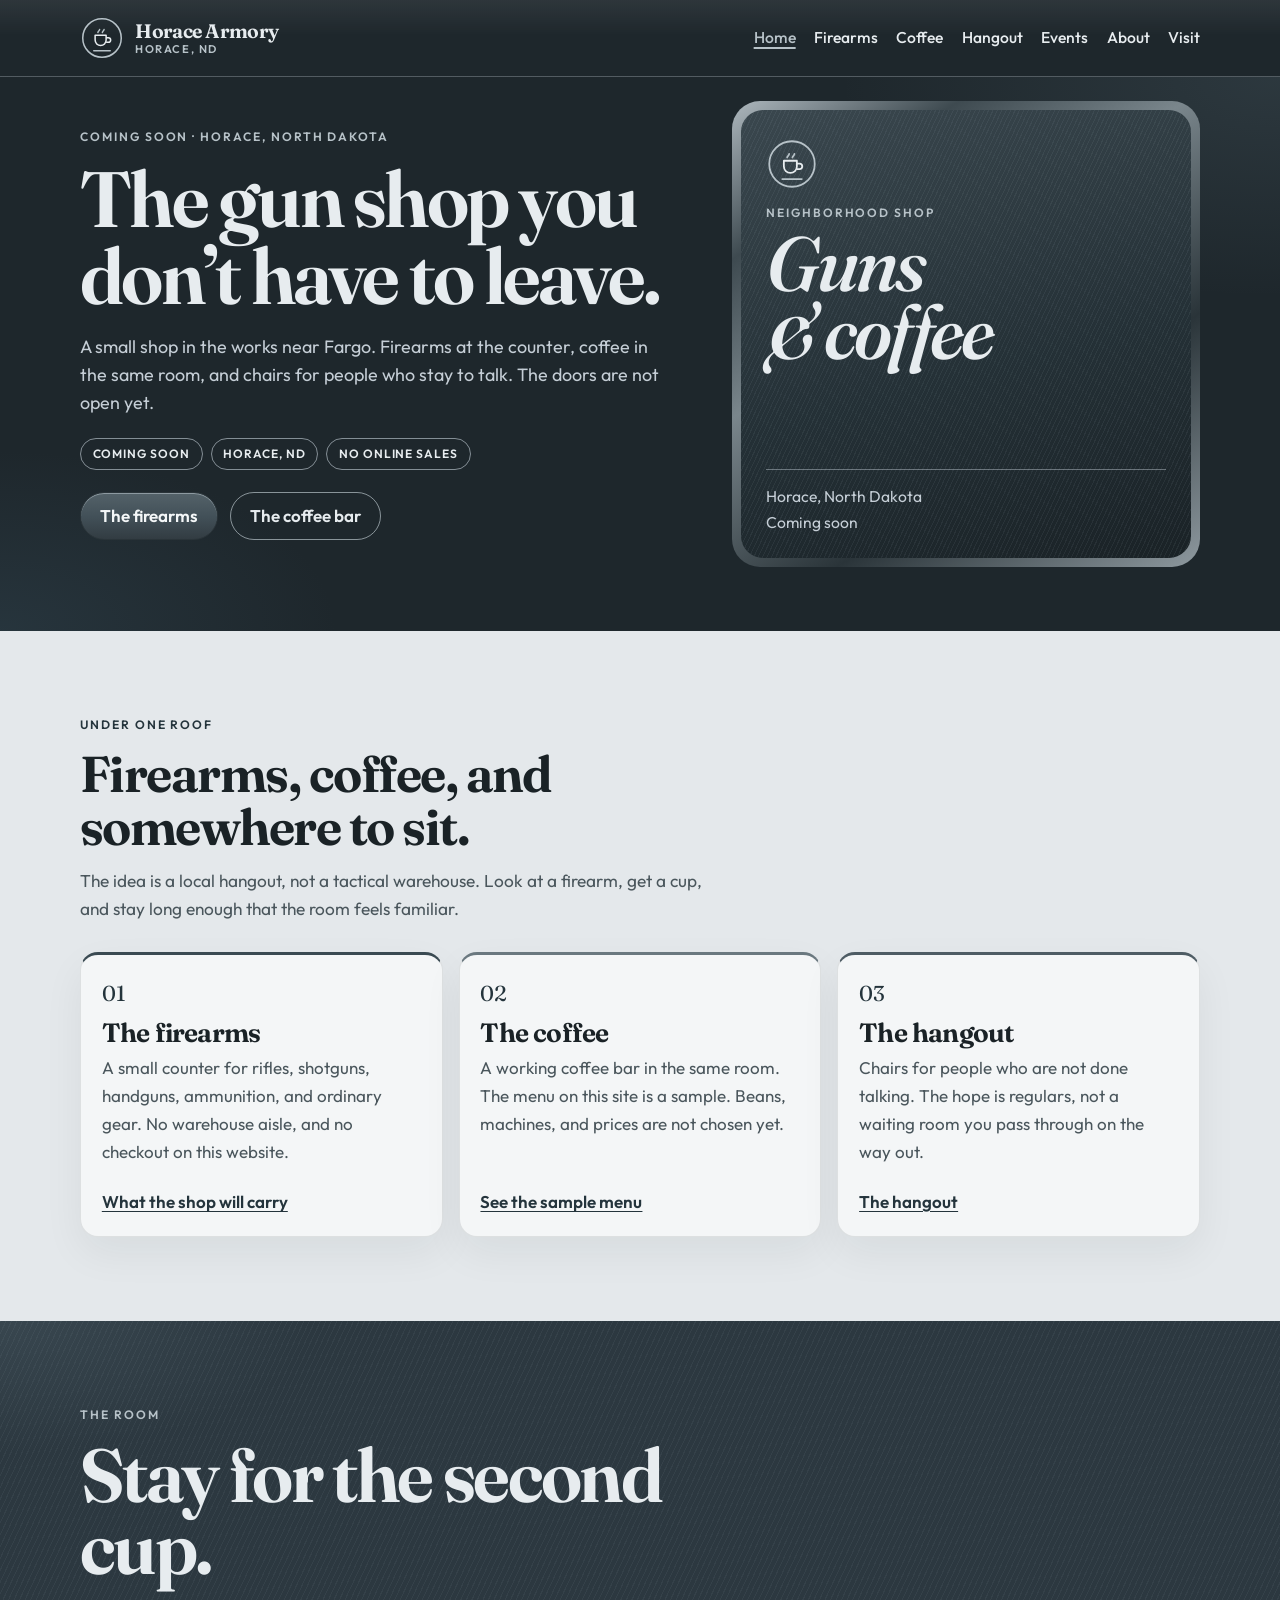
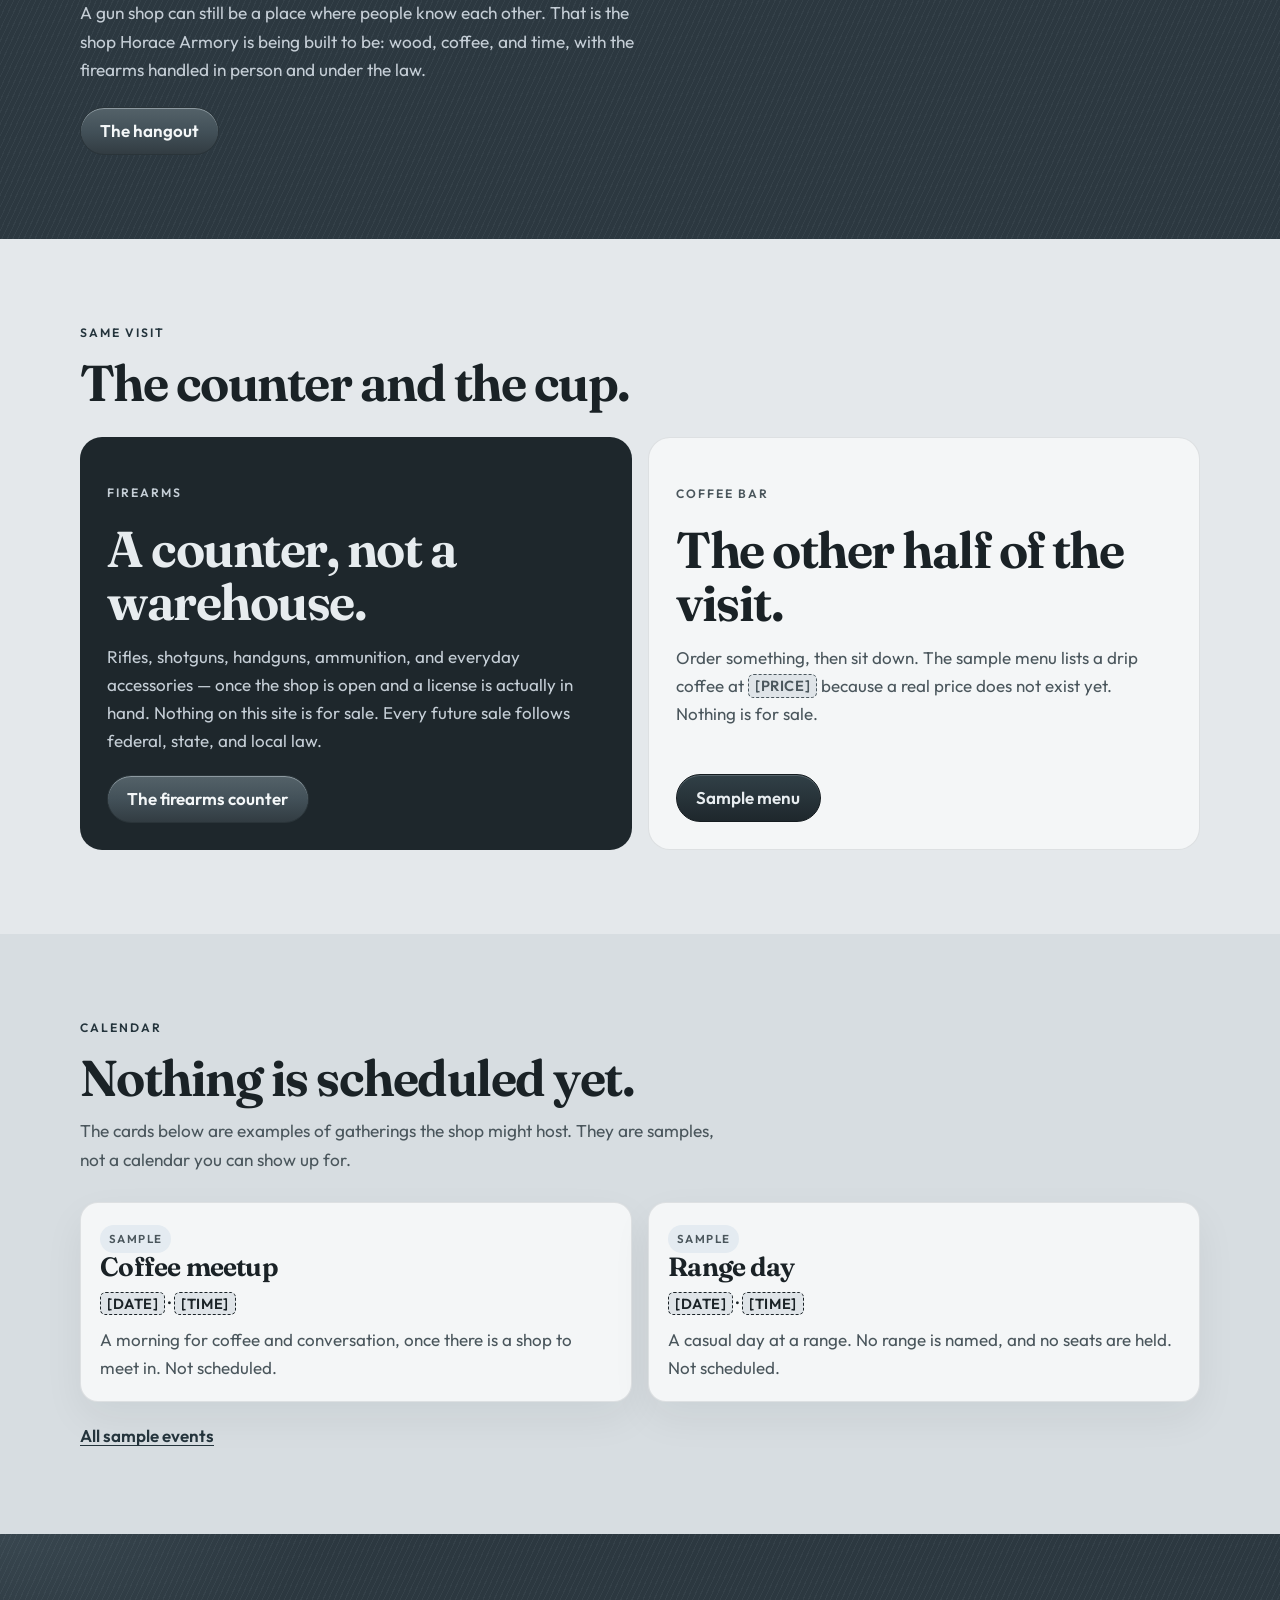
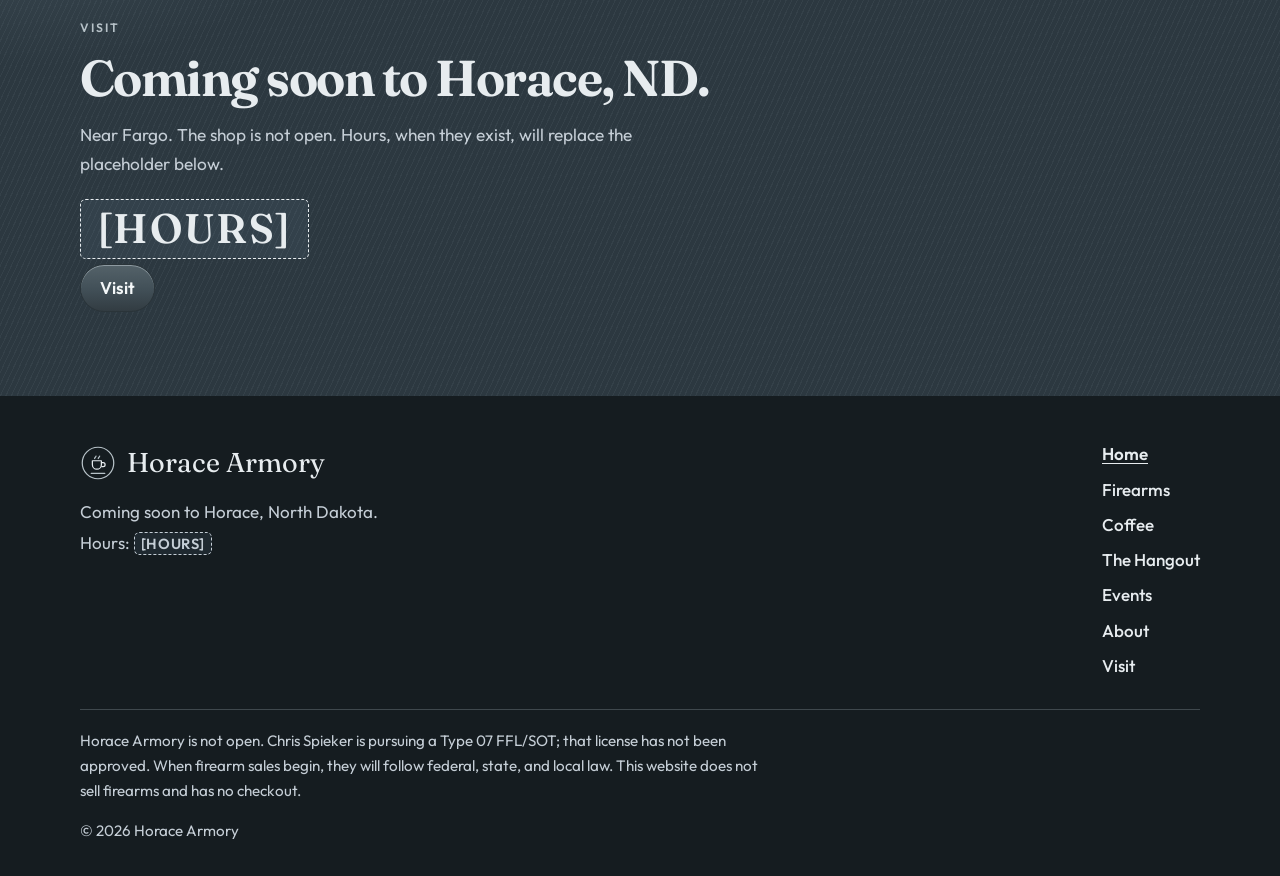
<file: index.html>
<!DOCTYPE html>
<html lang="en">
<head>
  <meta charset="utf-8">
  <meta name="viewport" content="width=device-width, initial-scale=1">
  <title>Horace Armory — Guns, coffee, and a hangout in Horace, ND</title>
  <meta name="description" content="Forthcoming gun shop and coffee bar in Horace, North Dakota. Firearms, a cup of coffee, and a place to stay and talk. Not open yet. No online sales.">
  <meta name="theme-color" content="#1E272C">
  <meta name="robots" content="index, follow">
  <meta name="format-detection" content="telephone=no">
  <meta name="geo.region" content="US-ND">
  <meta name="geo.placename" content="Horace">
  <link rel="canonical" href="https://horacearmory.com/">
  <meta property="og:site_name" content="Horace Armory">
  <meta property="og:title" content="Horace Armory — Guns, coffee, and a hangout in Horace, ND">
  <meta property="og:description" content="Forthcoming gun shop and coffee bar in Horace, North Dakota. Firearms, a cup of coffee, and a place to stay and talk. Not open yet. No online sales.">
  <meta property="og:type" content="website">
  <meta property="og:url" content="https://horacearmory.com/">
  <meta property="og:locale" content="en_US">
  <meta name="twitter:card" content="summary">
  <meta name="twitter:title" content="Horace Armory — Guns, coffee, and a hangout in Horace, ND">
  <meta name="twitter:description" content="Forthcoming gun shop and coffee bar in Horace, North Dakota. Firearms, a cup of coffee, and a place to stay and talk. Not open yet. No online sales.">
  <link rel="icon" href="favicon.svg" type="image/svg+xml">
  <link rel="manifest" href="site.webmanifest">
  <link rel="preconnect" href="https://fonts.googleapis.com">
  <link rel="preconnect" href="https://fonts.gstatic.com" crossorigin>
  <link href="https://fonts.googleapis.com/css2?family=Fraunces:ital,opsz,wght@0,9..144,500;0,9..144,650;1,9..144,560&amp;family=Outfit:wght@400;500;600&amp;display=swap" rel="stylesheet">
  <link rel="stylesheet" href="css/styles.css">
  <noscript>
    <style>
      @media (max-width: 959px) {
        .site-nav { display: block; }
        .nav-button { display: none; }
      }
    </style>
  </noscript>
<script type="application/ld+json">
{
  "@context": "https://schema.org",
  "@type": "WebSite",
  "name": "Horace Armory",
  "url": "https://horacearmory.com/",
  "description": "A forthcoming gun shop and coffee bar in Horace, North Dakota.",
  "inLanguage": "en",
  "publisher": {
    "@type": "Organization",
    "name": "Horace Armory",
    "url": "https://horacearmory.com/"
  }
}
</script>
</head>
<body>
<a class="skip-link" href="#main">Skip to content</a>

<header class="site-header">
  <div class="wrap header-wrap">
    <div class="header-bar">
      <a class="brand" href="index.html">
        <img class="brand-mark" src="logo.svg" width="44" height="44" alt="">
        <span class="brand-text">
          <span class="brand-name">Horace Armory</span>
          <span class="brand-place">Horace, ND</span>
        </span>
      </a>
      <button class="nav-button" type="button" aria-expanded="false" aria-controls="site-nav">
        <svg class="icon-open" width="20" height="20" viewBox="0 0 20 20" aria-hidden="true" focusable="false">
          <path d="M3 5h14M3 10h14M3 15h14" fill="none" stroke="currentColor" stroke-width="1.6" stroke-linecap="round"/>
        </svg>
        <svg class="icon-close" width="20" height="20" viewBox="0 0 20 20" aria-hidden="true" focusable="false">
          <path d="M5 5l10 10M15 5L5 15" fill="none" stroke="currentColor" stroke-width="1.6" stroke-linecap="round"/>
        </svg>
        <span class="visually-hidden">Menu</span>
      </button>
    </div>
    <nav id="site-nav" class="site-nav" aria-label="Primary">
      <ul>
        <li><a href="index.html" aria-current="page">Home</a></li>
        <li><a href="firearms.html">Firearms</a></li>
        <li><a href="coffee.html">Coffee</a></li>
        <li><a href="hangout.html">Hangout</a></li>
        <li><a href="events.html">Events</a></li>
        <li><a href="about.html">About</a></li>
        <li><a href="visit.html">Visit</a></li>
      </ul>
    </nav>
  </div>
</header>

<main id="main" tabindex="-1">
  <section class="hero">
    <div class="wrap hero-grid">
      <div>
        <p class="eyebrow">Coming soon · Horace, North Dakota</p>
        <h1>The gun shop you don’t have to leave.</h1>
        <p class="lede">A small shop in the works near Fargo. Firearms at the counter, coffee in the same room, and chairs for people who stay to talk. The doors are not open yet.</p>
        <ul class="pills">
          <li>Coming soon</li>
          <li>Horace, ND</li>
          <li>No online sales</li>
        </ul>
        <div class="actions">
          <a class="button" href="firearms.html">The firearms</a>
          <a class="button button-ghost" href="coffee.html">The coffee bar</a>
        </div>
      </div>
      <aside class="poster" aria-hidden="true">
        <div class="poster-inner">
          <div>
            <img src="logo.svg" width="52" height="52" alt="">
            <p class="poster-kicker">Neighborhood shop</p>
            <p class="poster-title">Guns<br>&amp; coffee</p>
          </div>
          <p class="poster-foot">Horace, North Dakota<br>Coming soon</p>
        </div>
      </aside>
    </div>
  </section>

  <section class="section" aria-labelledby="roof-heading">
    <div class="wrap">
      <div class="section-head">
        <p class="eyebrow eyebrow-dark">Under one roof</p>
        <h2 id="roof-heading">Firearms, coffee, and somewhere to sit.</h2>
        <p class="section-intro">The idea is a local hangout, not a tactical warehouse. Look at a firearm, get a cup, and stay long enough that the room feels familiar.</p>
      </div>
      <div class="card-grid">
        <article class="card card-firearms">
          <span class="card-index">01</span>
          <h3>The firearms</h3>
          <p>A small counter for rifles, shotguns, handguns, ammunition, and ordinary gear. No warehouse aisle, and no checkout on this website.</p>
          <a class="text-link" href="firearms.html">What the shop will carry</a>
        </article>
        <article class="card card-coffee">
          <span class="card-index">02</span>
          <h3>The coffee</h3>
          <p>A working coffee bar in the same room. The menu on this site is a sample. Beans, machines, and prices are not chosen yet.</p>
          <a class="text-link" href="coffee.html">See the sample menu</a>
        </article>
        <article class="card card-hangout">
          <span class="card-index">03</span>
          <h3>The hangout</h3>
          <p>Chairs for people who are not done talking. The hope is regulars, not a waiting room you pass through on the way out.</p>
          <a class="text-link" href="hangout.html">The hangout</a>
        </article>
      </div>
    </div>
  </section>

  <section class="band-walnut section" aria-labelledby="stay-heading">
    <div class="wrap">
      <p class="eyebrow">The room</p>
      <h2 class="statement-text" id="stay-heading">Stay for the second cup.</h2>
      <p class="statement-note">A gun shop can still be a place where people know each other. That is the shop Horace Armory is being built to be: wood, coffee, and time, with the firearms handled in person and under the law.</p>
      <a class="button" href="hangout.html">The hangout</a>
    </div>
  </section>

  <section class="section" aria-labelledby="visit-halves">
    <div class="wrap">
      <div class="section-head">
        <p class="eyebrow eyebrow-dark">Same visit</p>
        <h2 id="visit-halves">The counter and the cup.</h2>
      </div>
      <div class="split">
        <article class="panel panel-dark">
          <p class="eyebrow">Firearms</p>
          <h2>A counter, not a warehouse.</h2>
          <p>Rifles, shotguns, handguns, ammunition, and everyday accessories — once the shop is open and a license is actually in hand. Nothing on this site is for sale. Every future sale follows federal, state, and local law.</p>
          <a class="button" href="firearms.html">The firearms counter</a>
        </article>
        <article class="panel panel-paper">
          <p class="eyebrow eyebrow-dark">Coffee bar</p>
          <h2>The other half of the visit.</h2>
          <p>Order something, then sit down. The sample menu lists a drip coffee at <span class="token">[PRICE]</span> because a real price does not exist yet. Nothing is for sale.</p>
          <a class="button button-dark" href="coffee.html">Sample menu</a>
        </article>
      </div>
    </div>
  </section>

  <section class="section section-warm" aria-labelledby="calendar-heading">
    <div class="wrap">
      <div class="section-head">
        <p class="eyebrow eyebrow-dark">Calendar</p>
        <h2 id="calendar-heading">Nothing is scheduled yet.</h2>
        <p class="section-intro">The cards below are examples of gatherings the shop might host. They are samples, not a calendar you can show up for.</p>
      </div>
      <div class="event-grid">
        <article class="event-card">
          <p class="tag">Sample</p>
          <h3>Coffee meetup</h3>
          <p class="event-when"><span class="token">[DATE]</span> · <span class="token">[TIME]</span></p>
          <p>A morning for coffee and conversation, once there is a shop to meet in. Not scheduled.</p>
        </article>
        <article class="event-card">
          <p class="tag">Sample</p>
          <h3>Range day</h3>
          <p class="event-when"><span class="token">[DATE]</span> · <span class="token">[TIME]</span></p>
          <p>A casual day at a range. No range is named, and no seats are held. Not scheduled.</p>
        </article>
      </div>
      <p class="follow-link"><a class="text-link" href="events.html">All sample events</a></p>
    </div>
  </section>

  <section class="band-walnut section" aria-labelledby="soon-heading">
    <div class="wrap">
      <p class="eyebrow">Visit</p>
      <h2 id="soon-heading">Coming soon to Horace, ND.</h2>
      <p class="statement-note">Near Fargo. The shop is not open. Hours, when they exist, will replace the placeholder below.</p>
      <p class="hours-display"><span class="token">[HOURS]</span></p>
      <a class="button" href="visit.html">Visit</a>
    </div>
  </section>
</main>

<footer class="site-footer">
  <div class="wrap footer-grid">
    <div>
      <div class="footer-brand">
        <img src="logo.svg" width="36" height="36" alt="">
        <p class="footer-name">Horace Armory</p>
      </div>
      <p class="footer-line">Coming soon to Horace, North Dakota.</p>
      <p class="footer-line">Hours: <span class="token">[HOURS]</span></p>
    </div>
    <nav class="footer-nav" aria-label="Footer">
      <ul>
        <li><a href="index.html" aria-current="page">Home</a></li>
        <li><a href="firearms.html">Firearms</a></li>
        <li><a href="coffee.html">Coffee</a></li>
        <li><a href="hangout.html">The Hangout</a></li>
        <li><a href="events.html">Events</a></li>
        <li><a href="about.html">About</a></li>
        <li><a href="visit.html">Visit</a></li>
      </ul>
    </nav>
  </div>
  <div class="wrap footer-legal">
    <p>Horace Armory is not open. Chris Spieker is pursuing a Type 07 FFL/SOT; that license has not been approved. When firearm sales begin, they will follow federal, state, and local law. This website does not sell firearms and has no checkout.</p>
    <p class="footer-copy">© 2026 Horace Armory</p>
  </div>
</footer>
<script src="js/nav.js" defer></script>
</body>
</html>
</file>
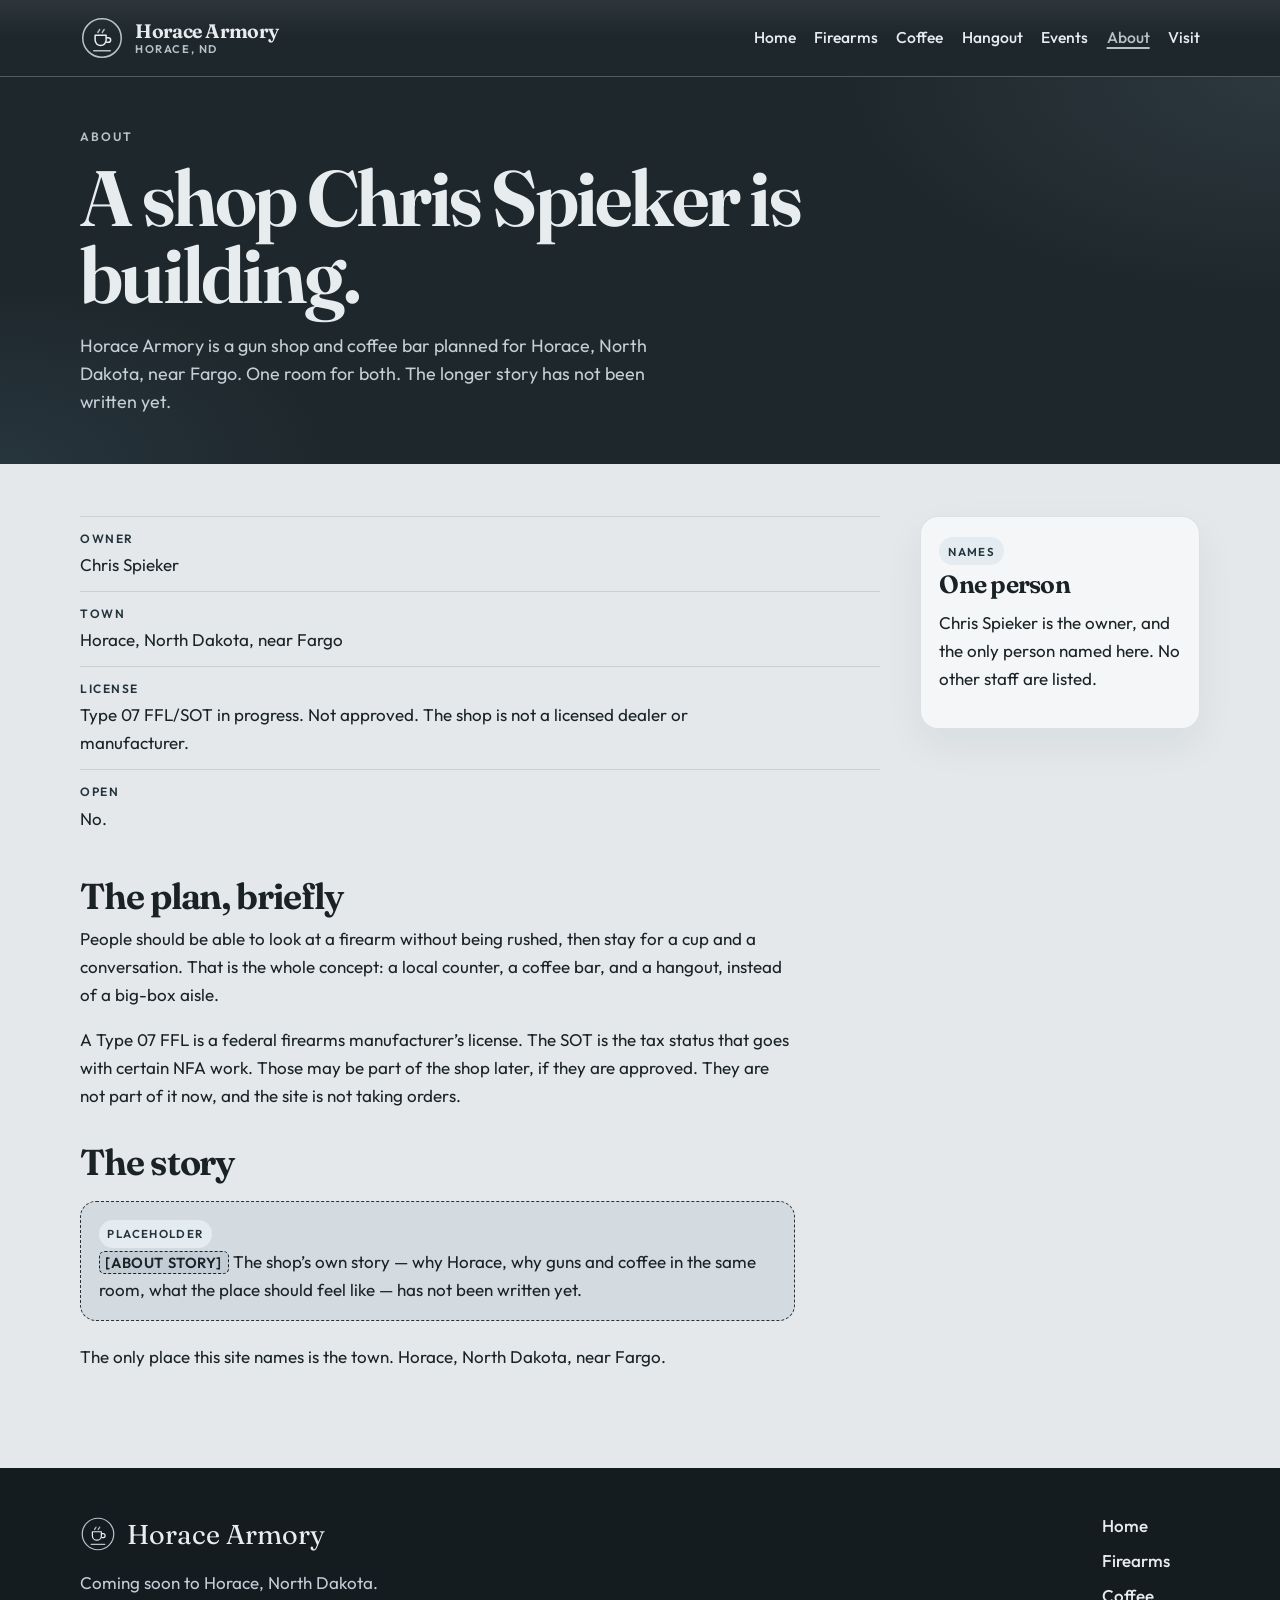
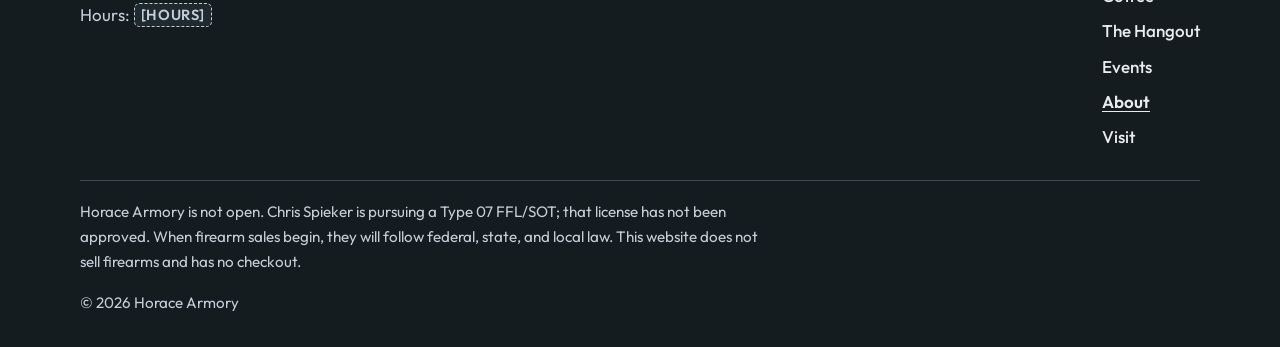
<file: about.html>
<!DOCTYPE html>
<html lang="en">
<head>
  <meta charset="utf-8">
  <meta name="viewport" content="width=device-width, initial-scale=1">
  <title>About — Horace Armory</title>
  <meta name="description" content="Horace Armory is Chris Spieker’s planned gun shop and coffee bar in Horace, North Dakota. Not open. The Type 07 FFL/SOT is not approved.">
  <meta name="theme-color" content="#1E272C">
  <meta name="robots" content="index, follow">
  <meta name="format-detection" content="telephone=no">
  <meta name="geo.region" content="US-ND">
  <meta name="geo.placename" content="Horace">
  <link rel="canonical" href="https://horacearmory.com/about.html">
  <meta property="og:site_name" content="Horace Armory">
  <meta property="og:title" content="About — Horace Armory">
  <meta property="og:description" content="Horace Armory is Chris Spieker’s planned gun shop and coffee bar in Horace, North Dakota. Not open. The Type 07 FFL/SOT is not approved.">
  <meta property="og:type" content="website">
  <meta property="og:url" content="https://horacearmory.com/about.html">
  <meta property="og:locale" content="en_US">
  <meta name="twitter:card" content="summary">
  <meta name="twitter:title" content="About — Horace Armory">
  <meta name="twitter:description" content="Horace Armory is Chris Spieker’s planned gun shop and coffee bar in Horace, North Dakota. Not open. The Type 07 FFL/SOT is not approved.">
  <link rel="icon" href="favicon.svg" type="image/svg+xml">
  <link rel="manifest" href="site.webmanifest">
  <link rel="preconnect" href="https://fonts.googleapis.com">
  <link rel="preconnect" href="https://fonts.gstatic.com" crossorigin>
  <link href="https://fonts.googleapis.com/css2?family=Fraunces:ital,opsz,wght@0,9..144,500;0,9..144,650;1,9..144,560&amp;family=Outfit:wght@400;500;600&amp;display=swap" rel="stylesheet">
  <link rel="stylesheet" href="css/styles.css">
  <noscript>
    <style>
      @media (max-width: 959px) {
        .site-nav { display: block; }
        .nav-button { display: none; }
      }
    </style>
  </noscript>
</head>
<body>
<a class="skip-link" href="#main">Skip to content</a>

<header class="site-header">
  <div class="wrap header-wrap">
    <div class="header-bar">
      <a class="brand" href="index.html">
        <img class="brand-mark" src="logo.svg" width="44" height="44" alt="">
        <span class="brand-text">
          <span class="brand-name">Horace Armory</span>
          <span class="brand-place">Horace, ND</span>
        </span>
      </a>
      <button class="nav-button" type="button" aria-expanded="false" aria-controls="site-nav">
        <svg class="icon-open" width="20" height="20" viewBox="0 0 20 20" aria-hidden="true" focusable="false">
          <path d="M3 5h14M3 10h14M3 15h14" fill="none" stroke="currentColor" stroke-width="1.6" stroke-linecap="round"/>
        </svg>
        <svg class="icon-close" width="20" height="20" viewBox="0 0 20 20" aria-hidden="true" focusable="false">
          <path d="M5 5l10 10M15 5L5 15" fill="none" stroke="currentColor" stroke-width="1.6" stroke-linecap="round"/>
        </svg>
        <span class="visually-hidden">Menu</span>
      </button>
    </div>
    <nav id="site-nav" class="site-nav" aria-label="Primary">
      <ul>
        <li><a href="index.html">Home</a></li>
        <li><a href="firearms.html">Firearms</a></li>
        <li><a href="coffee.html">Coffee</a></li>
        <li><a href="hangout.html">Hangout</a></li>
        <li><a href="events.html">Events</a></li>
        <li><a href="about.html" aria-current="page">About</a></li>
        <li><a href="visit.html">Visit</a></li>
      </ul>
    </nav>
  </div>
</header>

<main id="main" tabindex="-1">
  <header class="page-hero">
    <div class="wrap">
      <p class="eyebrow">About</p>
      <h1>A shop Chris Spieker is building.</h1>
      <p class="lede">Horace Armory is a gun shop and coffee bar planned for Horace, North Dakota, near Fargo. One room for both. The longer story has not been written yet.</p>
    </div>
  </header>
  <div class="page-body">
    <div class="wrap layout">
      <article class="prose">
        <dl class="facts">
          <div>
            <dt>Owner</dt>
            <dd>Chris Spieker</dd>
          </div>
          <div>
            <dt>Town</dt>
            <dd>Horace, North Dakota, near Fargo</dd>
          </div>
          <div>
            <dt>License</dt>
            <dd>Type 07 FFL/SOT in progress. Not approved. The shop is not a licensed dealer or manufacturer.</dd>
          </div>
          <div>
            <dt>Open</dt>
            <dd>No.</dd>
          </div>
        </dl>
        <h2>The plan, briefly</h2>
        <p>People should be able to look at a firearm without being rushed, then stay for a cup and a conversation. That is the whole concept: a local counter, a coffee bar, and a hangout, instead of a big-box aisle.</p>
        <p>A Type 07 FFL is a federal firearms manufacturer’s license. The SOT is the tax status that goes with certain NFA work. Those may be part of the shop later, if they are approved. They are not part of it now, and the site is not taking orders.</p>
        <h2>The story</h2>
        <div class="story-slot">
          <p class="tag">Placeholder</p>
          <p><span class="token">[ABOUT STORY]</span> The shop’s own story — why Horace, why guns and coffee in the same room, what the place should feel like — has not been written yet.</p>
        </div>
        <p>The only place this site names is the town. Horace, North Dakota, near Fargo.</p>
      </article>
      <aside class="aside" aria-labelledby="about-note">
        <p class="tag">Names</p>
        <h2 id="about-note">One person</h2>
        <p>Chris Spieker is the owner, and the only person named here. No other staff are listed.</p>
      </aside>
    </div>
  </div>
</main>

<footer class="site-footer">
  <div class="wrap footer-grid">
    <div>
      <div class="footer-brand">
        <img src="logo.svg" width="36" height="36" alt="">
        <p class="footer-name">Horace Armory</p>
      </div>
      <p class="footer-line">Coming soon to Horace, North Dakota.</p>
      <p class="footer-line">Hours: <span class="token">[HOURS]</span></p>
    </div>
    <nav class="footer-nav" aria-label="Footer">
      <ul>
        <li><a href="index.html">Home</a></li>
        <li><a href="firearms.html">Firearms</a></li>
        <li><a href="coffee.html">Coffee</a></li>
        <li><a href="hangout.html">The Hangout</a></li>
        <li><a href="events.html">Events</a></li>
        <li><a href="about.html" aria-current="page">About</a></li>
        <li><a href="visit.html">Visit</a></li>
      </ul>
    </nav>
  </div>
  <div class="wrap footer-legal">
    <p>Horace Armory is not open. Chris Spieker is pursuing a Type 07 FFL/SOT; that license has not been approved. When firearm sales begin, they will follow federal, state, and local law. This website does not sell firearms and has no checkout.</p>
    <p class="footer-copy">© 2026 Horace Armory</p>
  </div>
</footer>
<script src="js/nav.js" defer></script>
</body>
</html>
</file>
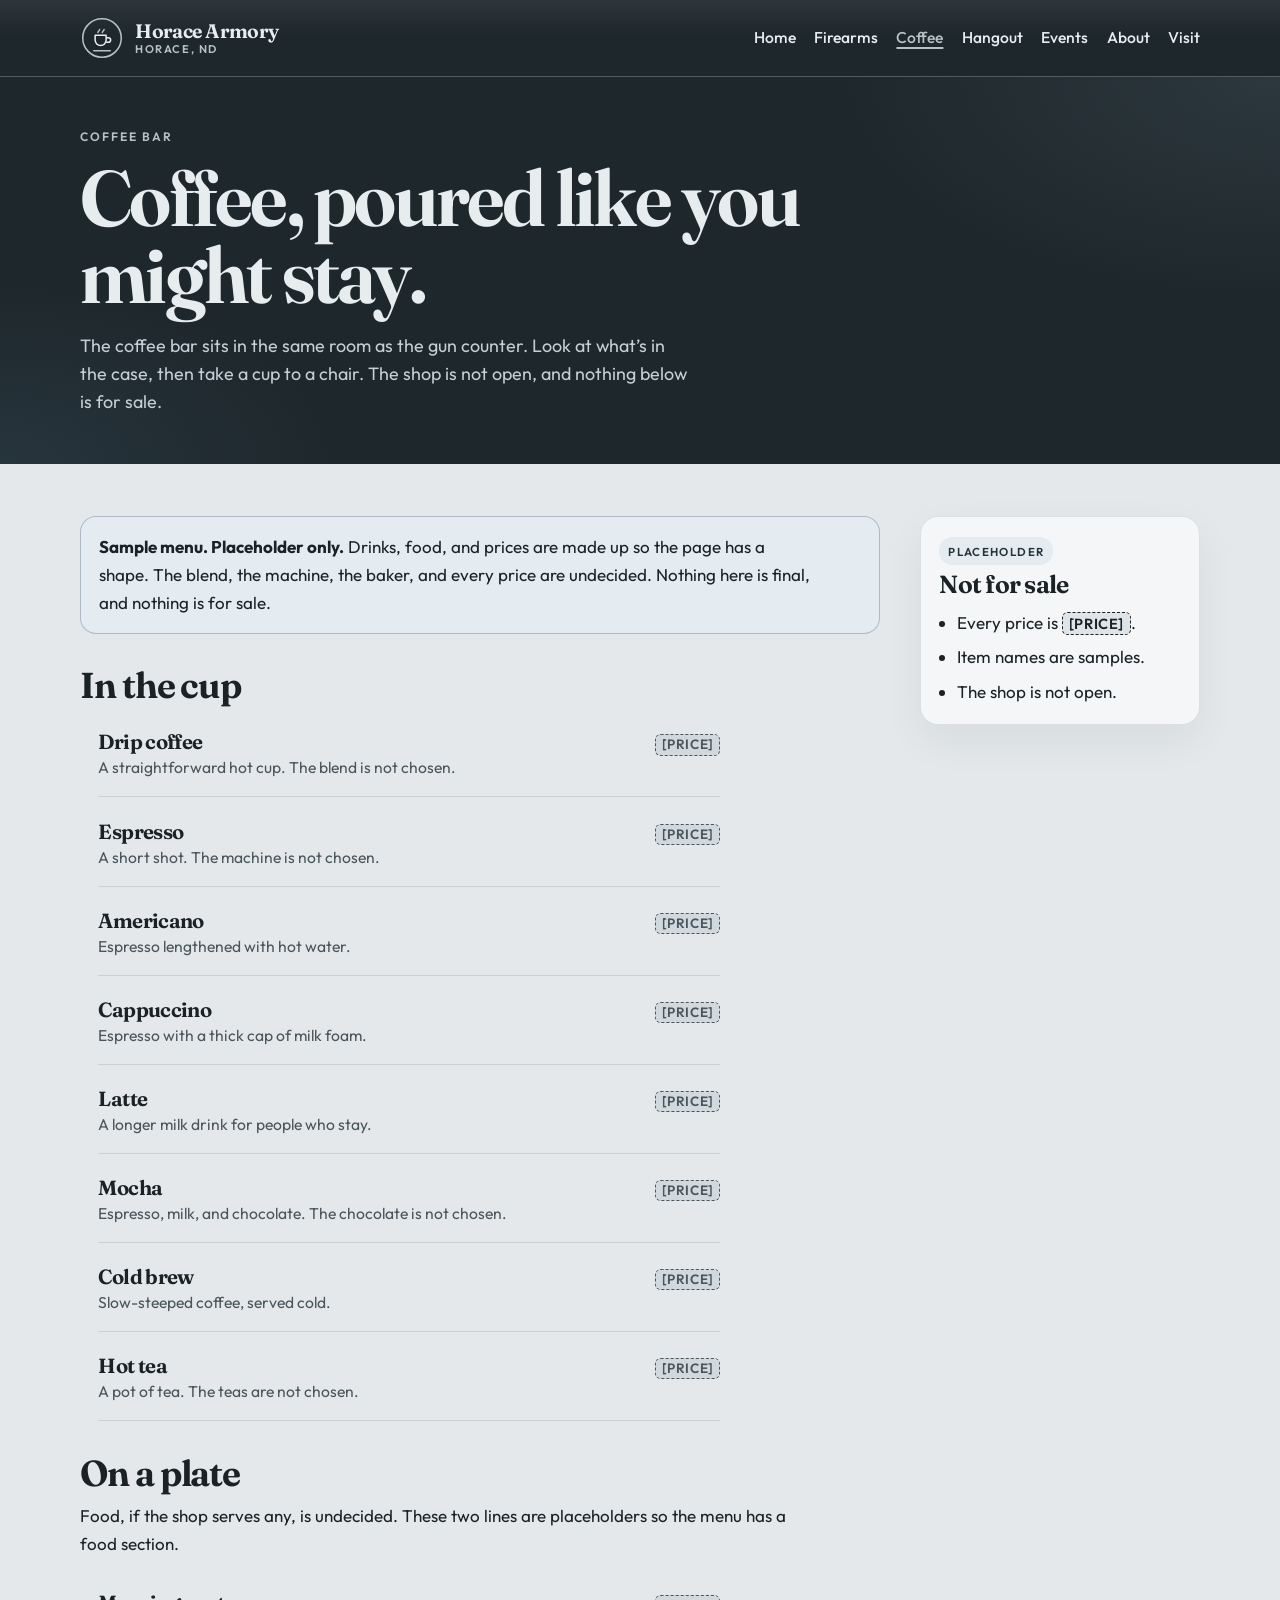
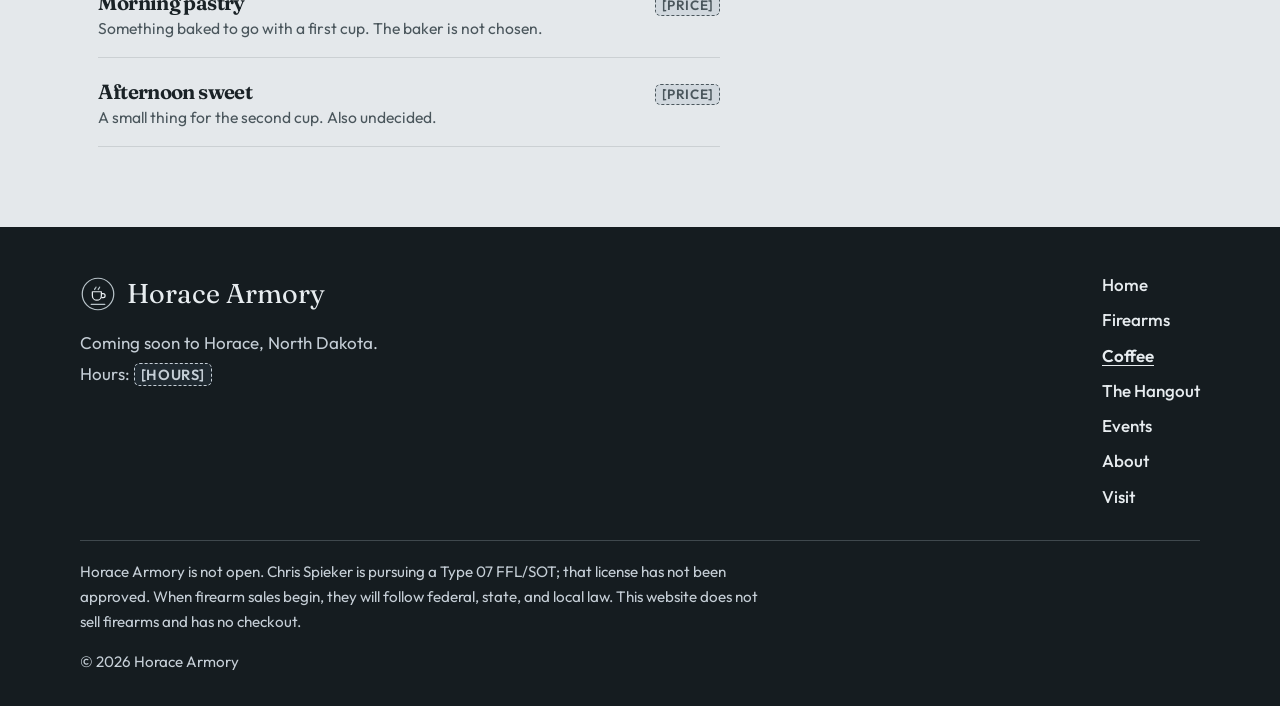
<file: coffee.html>
<!DOCTYPE html>
<html lang="en">
<head>
  <meta charset="utf-8">
  <meta name="viewport" content="width=device-width, initial-scale=1">
  <title>Coffee bar — Horace Armory</title>
  <meta name="description" content="A sample coffee-bar menu for Horace Armory in Horace, North Dakota. Drinks, food, and prices are placeholders. Nothing is for sale.">
  <meta name="theme-color" content="#1E272C">
  <meta name="robots" content="index, follow">
  <meta name="format-detection" content="telephone=no">
  <meta name="geo.region" content="US-ND">
  <meta name="geo.placename" content="Horace">
  <link rel="canonical" href="https://horacearmory.com/coffee.html">
  <meta property="og:site_name" content="Horace Armory">
  <meta property="og:title" content="Coffee bar — Horace Armory">
  <meta property="og:description" content="A sample coffee-bar menu for Horace Armory in Horace, North Dakota. Drinks, food, and prices are placeholders. Nothing is for sale.">
  <meta property="og:type" content="website">
  <meta property="og:url" content="https://horacearmory.com/coffee.html">
  <meta property="og:locale" content="en_US">
  <meta name="twitter:card" content="summary">
  <meta name="twitter:title" content="Coffee bar — Horace Armory">
  <meta name="twitter:description" content="A sample coffee-bar menu for Horace Armory in Horace, North Dakota. Drinks, food, and prices are placeholders. Nothing is for sale.">
  <link rel="icon" href="favicon.svg" type="image/svg+xml">
  <link rel="manifest" href="site.webmanifest">
  <link rel="preconnect" href="https://fonts.googleapis.com">
  <link rel="preconnect" href="https://fonts.gstatic.com" crossorigin>
  <link href="https://fonts.googleapis.com/css2?family=Fraunces:ital,opsz,wght@0,9..144,500;0,9..144,650;1,9..144,560&amp;family=Outfit:wght@400;500;600&amp;display=swap" rel="stylesheet">
  <link rel="stylesheet" href="css/styles.css">
  <noscript>
    <style>
      @media (max-width: 959px) {
        .site-nav { display: block; }
        .nav-button { display: none; }
      }
    </style>
  </noscript>
</head>
<body>
<a class="skip-link" href="#main">Skip to content</a>

<header class="site-header">
  <div class="wrap header-wrap">
    <div class="header-bar">
      <a class="brand" href="index.html">
        <img class="brand-mark" src="logo.svg" width="44" height="44" alt="">
        <span class="brand-text">
          <span class="brand-name">Horace Armory</span>
          <span class="brand-place">Horace, ND</span>
        </span>
      </a>
      <button class="nav-button" type="button" aria-expanded="false" aria-controls="site-nav">
        <svg class="icon-open" width="20" height="20" viewBox="0 0 20 20" aria-hidden="true" focusable="false">
          <path d="M3 5h14M3 10h14M3 15h14" fill="none" stroke="currentColor" stroke-width="1.6" stroke-linecap="round"/>
        </svg>
        <svg class="icon-close" width="20" height="20" viewBox="0 0 20 20" aria-hidden="true" focusable="false">
          <path d="M5 5l10 10M15 5L5 15" fill="none" stroke="currentColor" stroke-width="1.6" stroke-linecap="round"/>
        </svg>
        <span class="visually-hidden">Menu</span>
      </button>
    </div>
    <nav id="site-nav" class="site-nav" aria-label="Primary">
      <ul>
        <li><a href="index.html">Home</a></li>
        <li><a href="firearms.html">Firearms</a></li>
        <li><a href="coffee.html" aria-current="page">Coffee</a></li>
        <li><a href="hangout.html">Hangout</a></li>
        <li><a href="events.html">Events</a></li>
        <li><a href="about.html">About</a></li>
        <li><a href="visit.html">Visit</a></li>
      </ul>
    </nav>
  </div>
</header>

<main id="main" tabindex="-1">
  <header class="page-hero">
    <div class="wrap">
      <p class="eyebrow">Coffee bar</p>
      <h1>Coffee, poured like you might stay.</h1>
      <p class="lede">The coffee bar sits in the same room as the gun counter. Look at what’s in the case, then take a cup to a chair. The shop is not open, and nothing below is for sale.</p>
    </div>
  </header>
  <div class="page-body">
    <div class="wrap layout">
      <article class="prose">
        <div class="notice">
          <p><strong>Sample menu. Placeholder only.</strong> Drinks, food, and prices are made up so the page has a shape. The blend, the machine, the baker, and every price are undecided. Nothing here is final, and nothing is for sale.</p>
        </div>
        <h2>In the cup</h2>
        <ul class="menu">
          <li>
            <div>
              <h3>Drip coffee</h3>
              <p>A straightforward hot cup. The blend is not chosen.</p>
            </div>
            <p class="menu-price"><span class="token">[PRICE]</span></p>
          </li>
          <li>
            <div>
              <h3>Espresso</h3>
              <p>A short shot. The machine is not chosen.</p>
            </div>
            <p class="menu-price"><span class="token">[PRICE]</span></p>
          </li>
          <li>
            <div>
              <h3>Americano</h3>
              <p>Espresso lengthened with hot water.</p>
            </div>
            <p class="menu-price"><span class="token">[PRICE]</span></p>
          </li>
          <li>
            <div>
              <h3>Cappuccino</h3>
              <p>Espresso with a thick cap of milk foam.</p>
            </div>
            <p class="menu-price"><span class="token">[PRICE]</span></p>
          </li>
          <li>
            <div>
              <h3>Latte</h3>
              <p>A longer milk drink for people who stay.</p>
            </div>
            <p class="menu-price"><span class="token">[PRICE]</span></p>
          </li>
          <li>
            <div>
              <h3>Mocha</h3>
              <p>Espresso, milk, and chocolate. The chocolate is not chosen.</p>
            </div>
            <p class="menu-price"><span class="token">[PRICE]</span></p>
          </li>
          <li>
            <div>
              <h3>Cold brew</h3>
              <p>Slow-steeped coffee, served cold.</p>
            </div>
            <p class="menu-price"><span class="token">[PRICE]</span></p>
          </li>
          <li>
            <div>
              <h3>Hot tea</h3>
              <p>A pot of tea. The teas are not chosen.</p>
            </div>
            <p class="menu-price"><span class="token">[PRICE]</span></p>
          </li>
        </ul>
        <h2>On a plate</h2>
        <p>Food, if the shop serves any, is undecided. These two lines are placeholders so the menu has a food section.</p>
        <ul class="menu">
          <li>
            <div>
              <h3>Morning pastry</h3>
              <p>Something baked to go with a first cup. The baker is not chosen.</p>
            </div>
            <p class="menu-price"><span class="token">[PRICE]</span></p>
          </li>
          <li>
            <div>
              <h3>Afternoon sweet</h3>
              <p>A small thing for the second cup. Also undecided.</p>
            </div>
            <p class="menu-price"><span class="token">[PRICE]</span></p>
          </li>
        </ul>
      </article>
      <aside class="aside" aria-labelledby="menu-note">
        <p class="tag">Placeholder</p>
        <h2 id="menu-note">Not for sale</h2>
        <ul>
          <li>Every price is <span class="token">[PRICE]</span>.</li>
          <li>Item names are samples.</li>
          <li>The shop is not open.</li>
        </ul>
      </aside>
    </div>
  </div>
</main>

<footer class="site-footer">
  <div class="wrap footer-grid">
    <div>
      <div class="footer-brand">
        <img src="logo.svg" width="36" height="36" alt="">
        <p class="footer-name">Horace Armory</p>
      </div>
      <p class="footer-line">Coming soon to Horace, North Dakota.</p>
      <p class="footer-line">Hours: <span class="token">[HOURS]</span></p>
    </div>
    <nav class="footer-nav" aria-label="Footer">
      <ul>
        <li><a href="index.html">Home</a></li>
        <li><a href="firearms.html">Firearms</a></li>
        <li><a href="coffee.html" aria-current="page">Coffee</a></li>
        <li><a href="hangout.html">The Hangout</a></li>
        <li><a href="events.html">Events</a></li>
        <li><a href="about.html">About</a></li>
        <li><a href="visit.html">Visit</a></li>
      </ul>
    </nav>
  </div>
  <div class="wrap footer-legal">
    <p>Horace Armory is not open. Chris Spieker is pursuing a Type 07 FFL/SOT; that license has not been approved. When firearm sales begin, they will follow federal, state, and local law. This website does not sell firearms and has no checkout.</p>
    <p class="footer-copy">© 2026 Horace Armory</p>
  </div>
</footer>
<script src="js/nav.js" defer></script>
</body>
</html>
</file>
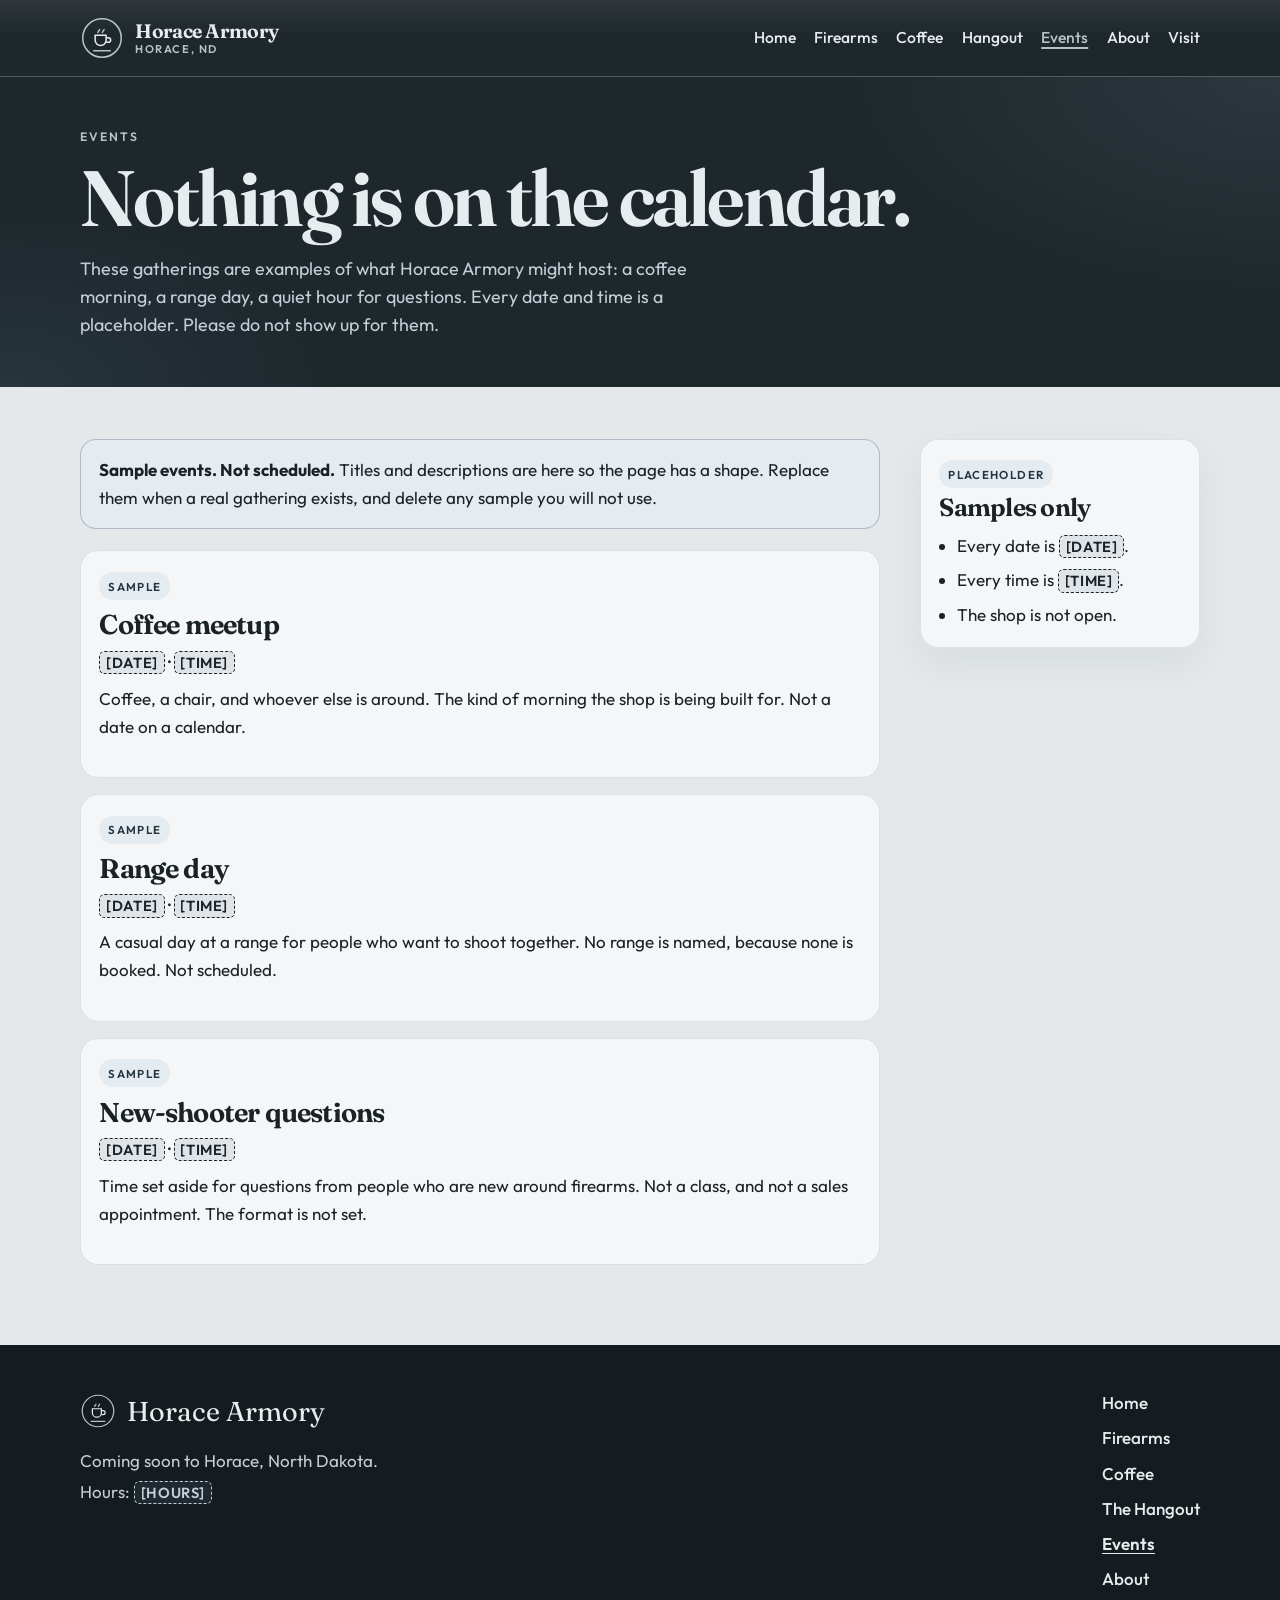
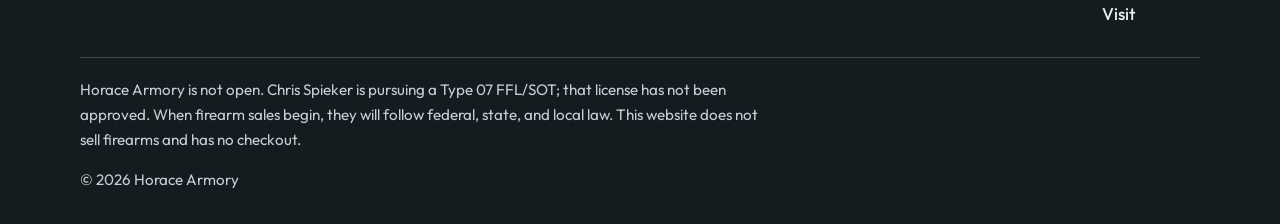
<file: events.html>
<!DOCTYPE html>
<html lang="en">
<head>
  <meta charset="utf-8">
  <meta name="viewport" content="width=device-width, initial-scale=1">
  <title>Events — Horace Armory</title>
  <meta name="description" content="Sample events for Horace Armory, such as coffee meetups and range days. Nothing is scheduled. Dates and times are placeholders.">
  <meta name="theme-color" content="#1E272C">
  <meta name="robots" content="index, follow">
  <meta name="format-detection" content="telephone=no">
  <meta name="geo.region" content="US-ND">
  <meta name="geo.placename" content="Horace">
  <link rel="canonical" href="https://horacearmory.com/events.html">
  <meta property="og:site_name" content="Horace Armory">
  <meta property="og:title" content="Events — Horace Armory">
  <meta property="og:description" content="Sample events for Horace Armory, such as coffee meetups and range days. Nothing is scheduled. Dates and times are placeholders.">
  <meta property="og:type" content="website">
  <meta property="og:url" content="https://horacearmory.com/events.html">
  <meta property="og:locale" content="en_US">
  <meta name="twitter:card" content="summary">
  <meta name="twitter:title" content="Events — Horace Armory">
  <meta name="twitter:description" content="Sample events for Horace Armory, such as coffee meetups and range days. Nothing is scheduled. Dates and times are placeholders.">
  <link rel="icon" href="favicon.svg" type="image/svg+xml">
  <link rel="manifest" href="site.webmanifest">
  <link rel="preconnect" href="https://fonts.googleapis.com">
  <link rel="preconnect" href="https://fonts.gstatic.com" crossorigin>
  <link href="https://fonts.googleapis.com/css2?family=Fraunces:ital,opsz,wght@0,9..144,500;0,9..144,650;1,9..144,560&amp;family=Outfit:wght@400;500;600&amp;display=swap" rel="stylesheet">
  <link rel="stylesheet" href="css/styles.css">
  <noscript>
    <style>
      @media (max-width: 959px) {
        .site-nav { display: block; }
        .nav-button { display: none; }
      }
    </style>
  </noscript>
</head>
<body>
<a class="skip-link" href="#main">Skip to content</a>

<header class="site-header">
  <div class="wrap header-wrap">
    <div class="header-bar">
      <a class="brand" href="index.html">
        <img class="brand-mark" src="logo.svg" width="44" height="44" alt="">
        <span class="brand-text">
          <span class="brand-name">Horace Armory</span>
          <span class="brand-place">Horace, ND</span>
        </span>
      </a>
      <button class="nav-button" type="button" aria-expanded="false" aria-controls="site-nav">
        <svg class="icon-open" width="20" height="20" viewBox="0 0 20 20" aria-hidden="true" focusable="false">
          <path d="M3 5h14M3 10h14M3 15h14" fill="none" stroke="currentColor" stroke-width="1.6" stroke-linecap="round"/>
        </svg>
        <svg class="icon-close" width="20" height="20" viewBox="0 0 20 20" aria-hidden="true" focusable="false">
          <path d="M5 5l10 10M15 5L5 15" fill="none" stroke="currentColor" stroke-width="1.6" stroke-linecap="round"/>
        </svg>
        <span class="visually-hidden">Menu</span>
      </button>
    </div>
    <nav id="site-nav" class="site-nav" aria-label="Primary">
      <ul>
        <li><a href="index.html">Home</a></li>
        <li><a href="firearms.html">Firearms</a></li>
        <li><a href="coffee.html">Coffee</a></li>
        <li><a href="hangout.html">Hangout</a></li>
        <li><a href="events.html" aria-current="page">Events</a></li>
        <li><a href="about.html">About</a></li>
        <li><a href="visit.html">Visit</a></li>
      </ul>
    </nav>
  </div>
</header>

<main id="main" tabindex="-1">
  <header class="page-hero">
    <div class="wrap">
      <p class="eyebrow">Events</p>
      <h1>Nothing is on the calendar.</h1>
      <p class="lede">These gatherings are examples of what Horace Armory might host: a coffee morning, a range day, a quiet hour for questions. Every date and time is a placeholder. Please do not show up for them.</p>
    </div>
  </header>
  <div class="page-body">
    <div class="wrap layout">
      <div>
        <div class="notice">
          <p><strong>Sample events. Not scheduled.</strong> Titles and descriptions are here so the page has a shape. Replace them when a real gathering exists, and delete any sample you will not use.</p>
        </div>
        <div class="event-list">
          <article>
            <p class="tag">Sample</p>
            <h2>Coffee meetup</h2>
            <p class="event-when"><span class="token">[DATE]</span> · <span class="token">[TIME]</span></p>
            <p>Coffee, a chair, and whoever else is around. The kind of morning the shop is being built for. Not a date on a calendar.</p>
          </article>
          <article>
            <p class="tag">Sample</p>
            <h2>Range day</h2>
            <p class="event-when"><span class="token">[DATE]</span> · <span class="token">[TIME]</span></p>
            <p>A casual day at a range for people who want to shoot together. No range is named, because none is booked. Not scheduled.</p>
          </article>
          <article>
            <p class="tag">Sample</p>
            <h2>New-shooter questions</h2>
            <p class="event-when"><span class="token">[DATE]</span> · <span class="token">[TIME]</span></p>
            <p>Time set aside for questions from people who are new around firearms. Not a class, and not a sales appointment. The format is not set.</p>
          </article>
        </div>
      </div>
      <aside class="aside" aria-labelledby="events-note">
        <p class="tag">Placeholder</p>
        <h2 id="events-note">Samples only</h2>
        <ul>
          <li>Every date is <span class="token">[DATE]</span>.</li>
          <li>Every time is <span class="token">[TIME]</span>.</li>
          <li>The shop is not open.</li>
        </ul>
      </aside>
    </div>
  </div>
</main>

<footer class="site-footer">
  <div class="wrap footer-grid">
    <div>
      <div class="footer-brand">
        <img src="logo.svg" width="36" height="36" alt="">
        <p class="footer-name">Horace Armory</p>
      </div>
      <p class="footer-line">Coming soon to Horace, North Dakota.</p>
      <p class="footer-line">Hours: <span class="token">[HOURS]</span></p>
    </div>
    <nav class="footer-nav" aria-label="Footer">
      <ul>
        <li><a href="index.html">Home</a></li>
        <li><a href="firearms.html">Firearms</a></li>
        <li><a href="coffee.html">Coffee</a></li>
        <li><a href="hangout.html">The Hangout</a></li>
        <li><a href="events.html" aria-current="page">Events</a></li>
        <li><a href="about.html">About</a></li>
        <li><a href="visit.html">Visit</a></li>
      </ul>
    </nav>
  </div>
  <div class="wrap footer-legal">
    <p>Horace Armory is not open. Chris Spieker is pursuing a Type 07 FFL/SOT; that license has not been approved. When firearm sales begin, they will follow federal, state, and local law. This website does not sell firearms and has no checkout.</p>
    <p class="footer-copy">© 2026 Horace Armory</p>
  </div>
</footer>
<script src="js/nav.js" defer></script>
</body>
</html>
</file>
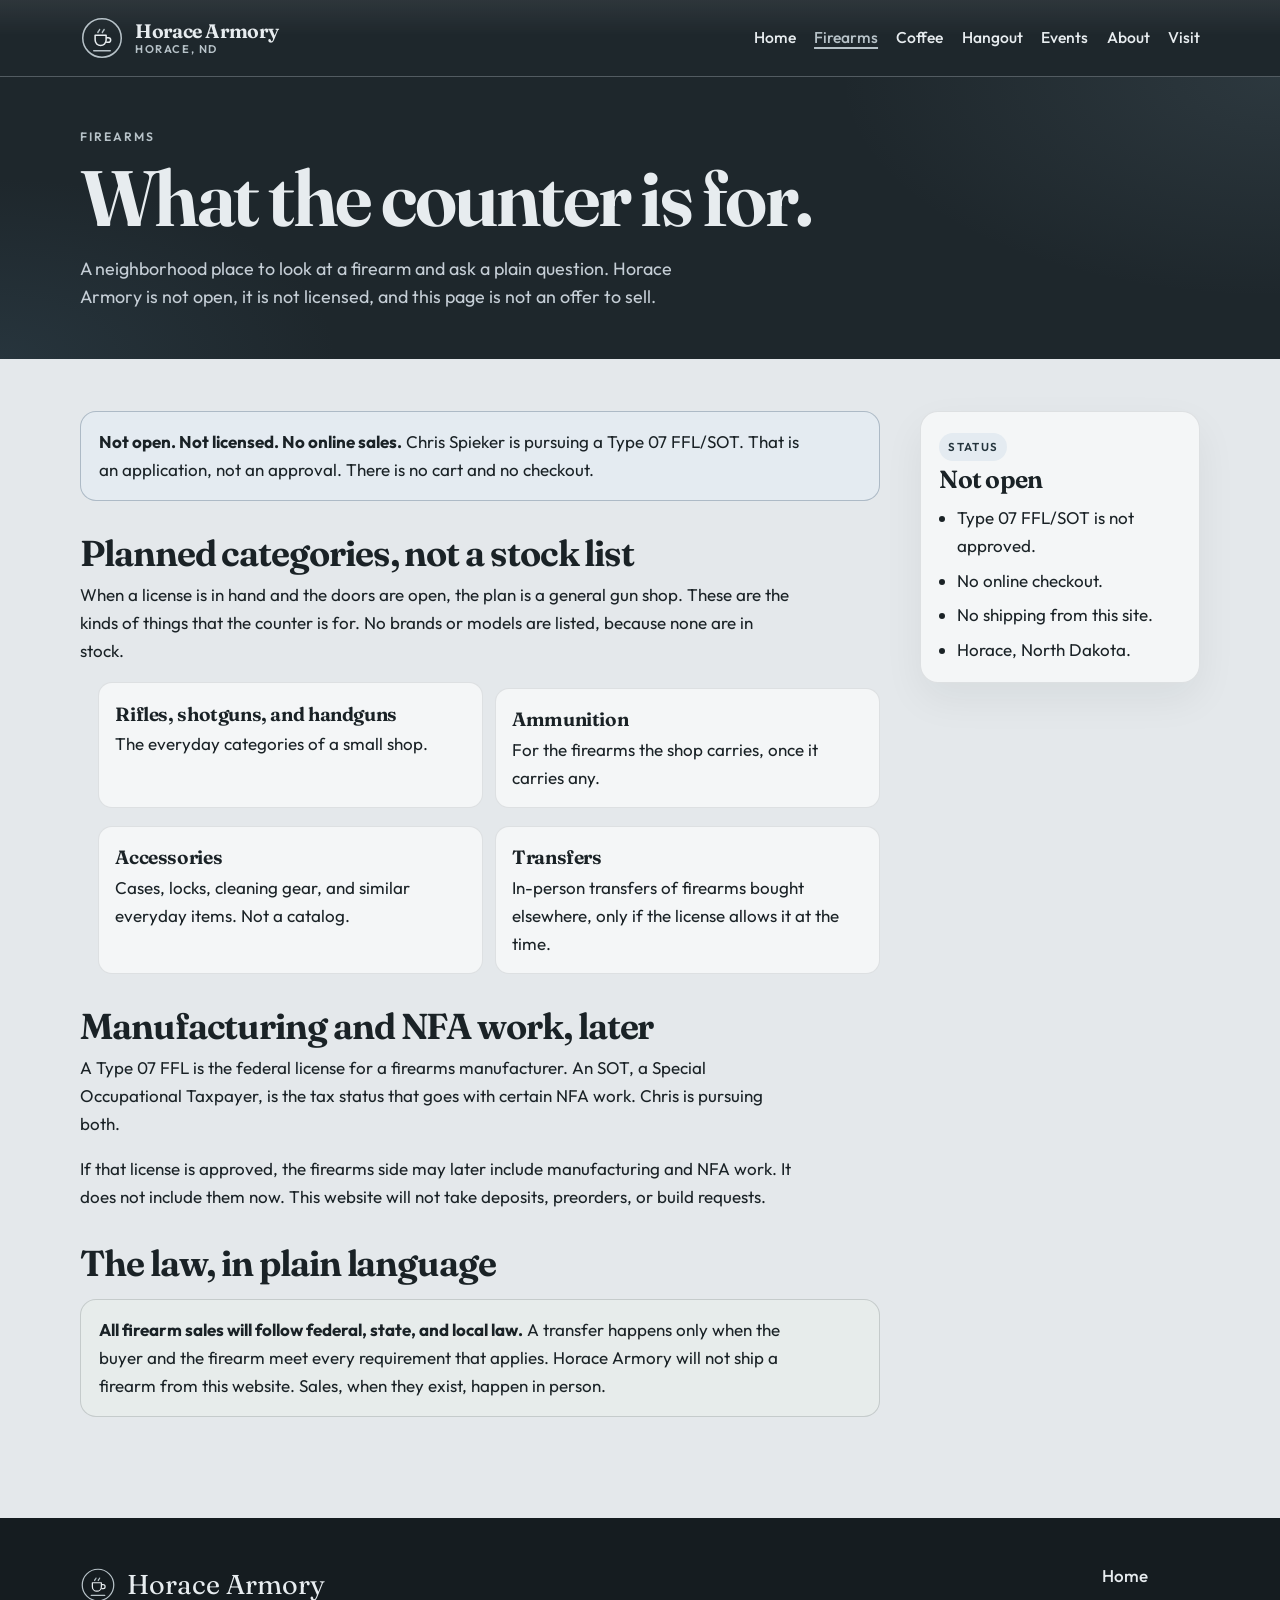
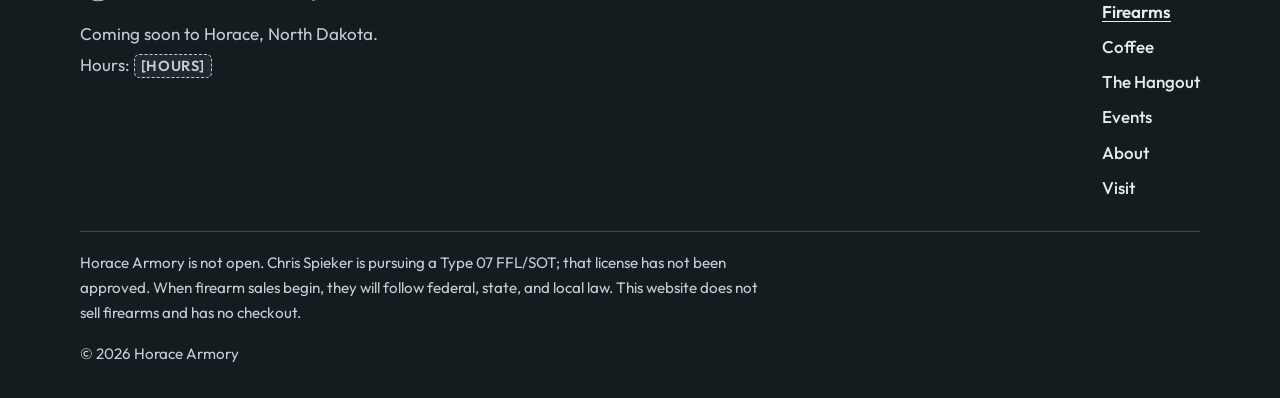
<file: firearms.html>
<!DOCTYPE html>
<html lang="en">
<head>
  <meta charset="utf-8">
  <meta name="viewport" content="width=device-width, initial-scale=1">
  <title>Firearms — Horace Armory</title>
  <meta name="description" content="What Horace Armory plans to offer in Horace, North Dakota: a small firearms counter. Not licensed yet, not open, and no online checkout.">
  <meta name="theme-color" content="#1E272C">
  <meta name="robots" content="index, follow">
  <meta name="format-detection" content="telephone=no">
  <meta name="geo.region" content="US-ND">
  <meta name="geo.placename" content="Horace">
  <link rel="canonical" href="https://horacearmory.com/firearms.html">
  <meta property="og:site_name" content="Horace Armory">
  <meta property="og:title" content="Firearms — Horace Armory">
  <meta property="og:description" content="What Horace Armory plans to offer in Horace, North Dakota: a small firearms counter. Not licensed yet, not open, and no online checkout.">
  <meta property="og:type" content="website">
  <meta property="og:url" content="https://horacearmory.com/firearms.html">
  <meta property="og:locale" content="en_US">
  <meta name="twitter:card" content="summary">
  <meta name="twitter:title" content="Firearms — Horace Armory">
  <meta name="twitter:description" content="What Horace Armory plans to offer in Horace, North Dakota: a small firearms counter. Not licensed yet, not open, and no online checkout.">
  <link rel="icon" href="favicon.svg" type="image/svg+xml">
  <link rel="manifest" href="site.webmanifest">
  <link rel="preconnect" href="https://fonts.googleapis.com">
  <link rel="preconnect" href="https://fonts.gstatic.com" crossorigin>
  <link href="https://fonts.googleapis.com/css2?family=Fraunces:ital,opsz,wght@0,9..144,500;0,9..144,650;1,9..144,560&amp;family=Outfit:wght@400;500;600&amp;display=swap" rel="stylesheet">
  <link rel="stylesheet" href="css/styles.css">
  <noscript>
    <style>
      @media (max-width: 959px) {
        .site-nav { display: block; }
        .nav-button { display: none; }
      }
    </style>
  </noscript>
</head>
<body>
<a class="skip-link" href="#main">Skip to content</a>

<header class="site-header">
  <div class="wrap header-wrap">
    <div class="header-bar">
      <a class="brand" href="index.html">
        <img class="brand-mark" src="logo.svg" width="44" height="44" alt="">
        <span class="brand-text">
          <span class="brand-name">Horace Armory</span>
          <span class="brand-place">Horace, ND</span>
        </span>
      </a>
      <button class="nav-button" type="button" aria-expanded="false" aria-controls="site-nav">
        <svg class="icon-open" width="20" height="20" viewBox="0 0 20 20" aria-hidden="true" focusable="false">
          <path d="M3 5h14M3 10h14M3 15h14" fill="none" stroke="currentColor" stroke-width="1.6" stroke-linecap="round"/>
        </svg>
        <svg class="icon-close" width="20" height="20" viewBox="0 0 20 20" aria-hidden="true" focusable="false">
          <path d="M5 5l10 10M15 5L5 15" fill="none" stroke="currentColor" stroke-width="1.6" stroke-linecap="round"/>
        </svg>
        <span class="visually-hidden">Menu</span>
      </button>
    </div>
    <nav id="site-nav" class="site-nav" aria-label="Primary">
      <ul>
        <li><a href="index.html">Home</a></li>
        <li><a href="firearms.html" aria-current="page">Firearms</a></li>
        <li><a href="coffee.html">Coffee</a></li>
        <li><a href="hangout.html">Hangout</a></li>
        <li><a href="events.html">Events</a></li>
        <li><a href="about.html">About</a></li>
        <li><a href="visit.html">Visit</a></li>
      </ul>
    </nav>
  </div>
</header>

<main id="main" tabindex="-1">
  <header class="page-hero">
    <div class="wrap">
      <p class="eyebrow">Firearms</p>
      <h1>What the counter is for.</h1>
      <p class="lede">A neighborhood place to look at a firearm and ask a plain question. Horace Armory is not open, it is not licensed, and this page is not an offer to sell.</p>
    </div>
  </header>
  <div class="page-body">
    <div class="wrap layout">
      <article class="prose">
        <div class="notice">
          <p><strong>Not open. Not licensed. No online sales.</strong> Chris Spieker is pursuing a Type 07 FFL/SOT. That is an application, not an approval. There is no cart and no checkout.</p>
        </div>
        <h2>Planned categories, not a stock list</h2>
        <p>When a license is in hand and the doors are open, the plan is a general gun shop. These are the kinds of things that the counter is for. No brands or models are listed, because none are in stock.</p>
        <ul class="offer-list">
          <li><strong>Rifles, shotguns, and handguns</strong> The everyday categories of a small shop.</li>
          <li><strong>Ammunition</strong> For the firearms the shop carries, once it carries any.</li>
          <li><strong>Accessories</strong> Cases, locks, cleaning gear, and similar everyday items. Not a catalog.</li>
          <li><strong>Transfers</strong> In-person transfers of firearms bought elsewhere, only if the license allows it at the time.</li>
        </ul>
        <h2>Manufacturing and NFA work, later</h2>
        <p>A Type 07 FFL is the federal license for a firearms manufacturer. An SOT, a Special Occupational Taxpayer, is the tax status that goes with certain NFA work. Chris is pursuing both.</p>
        <p>If that license is approved, the firearms side may later include manufacturing and NFA work. It does not include them now. This website will not take deposits, preorders, or build requests.</p>
        <h2>The law, in plain language</h2>
        <div class="callout">
          <p><strong>All firearm sales will follow federal, state, and local law.</strong> A transfer happens only when the buyer and the firearm meet every requirement that applies. Horace Armory will not ship a firearm from this website. Sales, when they exist, happen in person.</p>
        </div>
      </article>
      <aside class="aside" aria-labelledby="status-heading">
        <p class="tag">Status</p>
        <h2 id="status-heading">Not open</h2>
        <ul>
          <li>Type 07 FFL/SOT is not approved.</li>
          <li>No online checkout.</li>
          <li>No shipping from this site.</li>
          <li>Horace, North Dakota.</li>
        </ul>
      </aside>
    </div>
  </div>
</main>

<footer class="site-footer">
  <div class="wrap footer-grid">
    <div>
      <div class="footer-brand">
        <img src="logo.svg" width="36" height="36" alt="">
        <p class="footer-name">Horace Armory</p>
      </div>
      <p class="footer-line">Coming soon to Horace, North Dakota.</p>
      <p class="footer-line">Hours: <span class="token">[HOURS]</span></p>
    </div>
    <nav class="footer-nav" aria-label="Footer">
      <ul>
        <li><a href="index.html">Home</a></li>
        <li><a href="firearms.html" aria-current="page">Firearms</a></li>
        <li><a href="coffee.html">Coffee</a></li>
        <li><a href="hangout.html">The Hangout</a></li>
        <li><a href="events.html">Events</a></li>
        <li><a href="about.html">About</a></li>
        <li><a href="visit.html">Visit</a></li>
      </ul>
    </nav>
  </div>
  <div class="wrap footer-legal">
    <p>Horace Armory is not open. Chris Spieker is pursuing a Type 07 FFL/SOT; that license has not been approved. When firearm sales begin, they will follow federal, state, and local law. This website does not sell firearms and has no checkout.</p>
    <p class="footer-copy">© 2026 Horace Armory</p>
  </div>
</footer>
<script src="js/nav.js" defer></script>
</body>
</html>
</file>
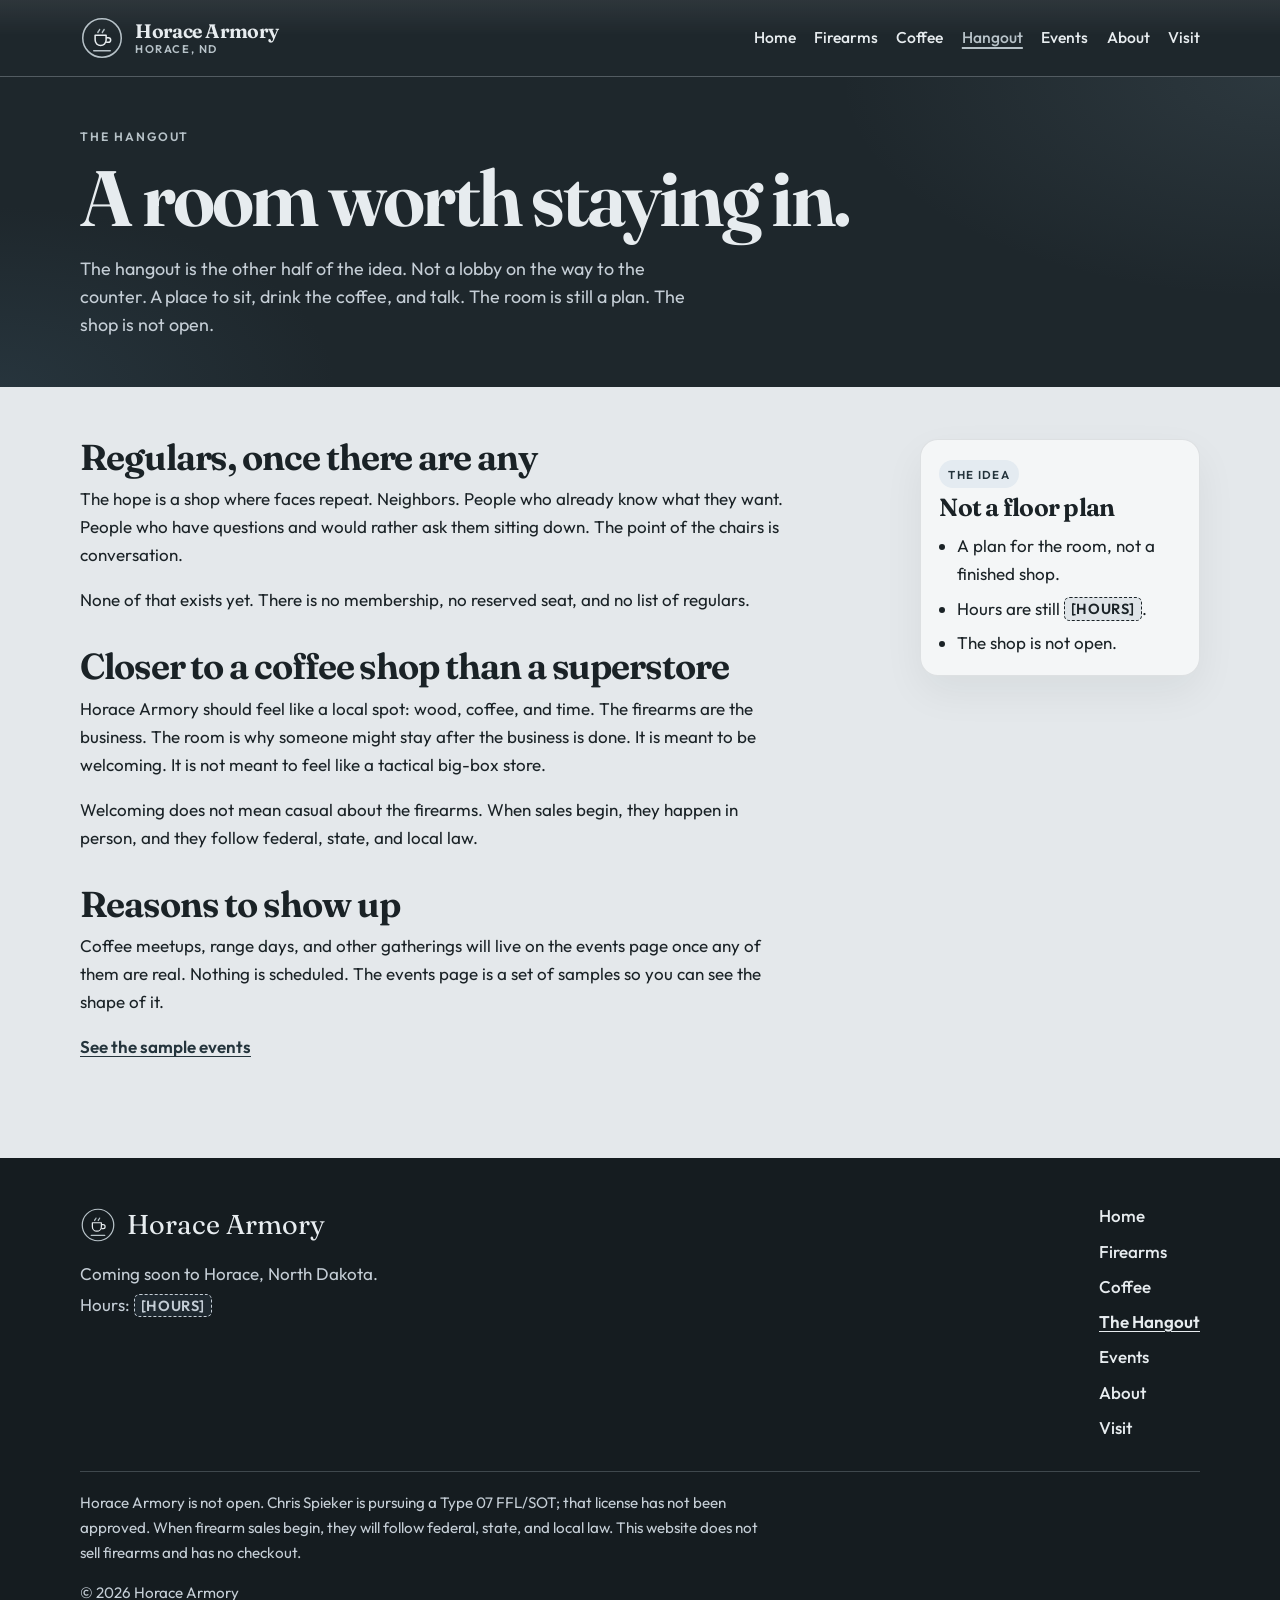
<file: hangout.html>
<!DOCTYPE html>
<html lang="en">
<head>
  <meta charset="utf-8">
  <meta name="viewport" content="width=device-width, initial-scale=1">
  <title>The Hangout — Horace Armory</title>
  <meta name="description" content="The hangout is the lounge side of Horace Armory in Horace, North Dakota: chairs, regulars, and conversation. The shop is not open yet.">
  <meta name="theme-color" content="#1E272C">
  <meta name="robots" content="index, follow">
  <meta name="format-detection" content="telephone=no">
  <meta name="geo.region" content="US-ND">
  <meta name="geo.placename" content="Horace">
  <link rel="canonical" href="https://horacearmory.com/hangout.html">
  <meta property="og:site_name" content="Horace Armory">
  <meta property="og:title" content="The Hangout — Horace Armory">
  <meta property="og:description" content="The hangout is the lounge side of Horace Armory in Horace, North Dakota: chairs, regulars, and conversation. The shop is not open yet.">
  <meta property="og:type" content="website">
  <meta property="og:url" content="https://horacearmory.com/hangout.html">
  <meta property="og:locale" content="en_US">
  <meta name="twitter:card" content="summary">
  <meta name="twitter:title" content="The Hangout — Horace Armory">
  <meta name="twitter:description" content="The hangout is the lounge side of Horace Armory in Horace, North Dakota: chairs, regulars, and conversation. The shop is not open yet.">
  <link rel="icon" href="favicon.svg" type="image/svg+xml">
  <link rel="manifest" href="site.webmanifest">
  <link rel="preconnect" href="https://fonts.googleapis.com">
  <link rel="preconnect" href="https://fonts.gstatic.com" crossorigin>
  <link href="https://fonts.googleapis.com/css2?family=Fraunces:ital,opsz,wght@0,9..144,500;0,9..144,650;1,9..144,560&amp;family=Outfit:wght@400;500;600&amp;display=swap" rel="stylesheet">
  <link rel="stylesheet" href="css/styles.css">
  <noscript>
    <style>
      @media (max-width: 959px) {
        .site-nav { display: block; }
        .nav-button { display: none; }
      }
    </style>
  </noscript>
</head>
<body>
<a class="skip-link" href="#main">Skip to content</a>

<header class="site-header">
  <div class="wrap header-wrap">
    <div class="header-bar">
      <a class="brand" href="index.html">
        <img class="brand-mark" src="logo.svg" width="44" height="44" alt="">
        <span class="brand-text">
          <span class="brand-name">Horace Armory</span>
          <span class="brand-place">Horace, ND</span>
        </span>
      </a>
      <button class="nav-button" type="button" aria-expanded="false" aria-controls="site-nav">
        <svg class="icon-open" width="20" height="20" viewBox="0 0 20 20" aria-hidden="true" focusable="false">
          <path d="M3 5h14M3 10h14M3 15h14" fill="none" stroke="currentColor" stroke-width="1.6" stroke-linecap="round"/>
        </svg>
        <svg class="icon-close" width="20" height="20" viewBox="0 0 20 20" aria-hidden="true" focusable="false">
          <path d="M5 5l10 10M15 5L5 15" fill="none" stroke="currentColor" stroke-width="1.6" stroke-linecap="round"/>
        </svg>
        <span class="visually-hidden">Menu</span>
      </button>
    </div>
    <nav id="site-nav" class="site-nav" aria-label="Primary">
      <ul>
        <li><a href="index.html">Home</a></li>
        <li><a href="firearms.html">Firearms</a></li>
        <li><a href="coffee.html">Coffee</a></li>
        <li><a href="hangout.html" aria-current="page">Hangout</a></li>
        <li><a href="events.html">Events</a></li>
        <li><a href="about.html">About</a></li>
        <li><a href="visit.html">Visit</a></li>
      </ul>
    </nav>
  </div>
</header>

<main id="main" tabindex="-1">
  <header class="page-hero">
    <div class="wrap">
      <p class="eyebrow">The hangout</p>
      <h1>A room worth staying in.</h1>
      <p class="lede">The hangout is the other half of the idea. Not a lobby on the way to the counter. A place to sit, drink the coffee, and talk. The room is still a plan. The shop is not open.</p>
    </div>
  </header>
  <div class="page-body">
    <div class="wrap layout">
      <article class="prose">
        <h2>Regulars, once there are any</h2>
        <p>The hope is a shop where faces repeat. Neighbors. People who already know what they want. People who have questions and would rather ask them sitting down. The point of the chairs is conversation.</p>
        <p>None of that exists yet. There is no membership, no reserved seat, and no list of regulars.</p>
        <h2>Closer to a coffee shop than a superstore</h2>
        <p>Horace Armory should feel like a local spot: wood, coffee, and time. The firearms are the business. The room is why someone might stay after the business is done. It is meant to be welcoming. It is not meant to feel like a tactical big-box store.</p>
        <p>Welcoming does not mean casual about the firearms. When sales begin, they happen in person, and they follow federal, state, and local law.</p>
        <h2>Reasons to show up</h2>
        <p>Coffee meetups, range days, and other gatherings will live on the events page once any of them are real. Nothing is scheduled. The events page is a set of samples so you can see the shape of it.</p>
        <p><a class="text-link" href="events.html">See the sample events</a></p>
      </article>
      <aside class="aside" aria-labelledby="room-note">
        <p class="tag">The idea</p>
        <h2 id="room-note">Not a floor plan</h2>
        <ul>
          <li>A plan for the room, not a finished shop.</li>
          <li>Hours are still <span class="token">[HOURS]</span>.</li>
          <li>The shop is not open.</li>
        </ul>
      </aside>
    </div>
  </div>
</main>

<footer class="site-footer">
  <div class="wrap footer-grid">
    <div>
      <div class="footer-brand">
        <img src="logo.svg" width="36" height="36" alt="">
        <p class="footer-name">Horace Armory</p>
      </div>
      <p class="footer-line">Coming soon to Horace, North Dakota.</p>
      <p class="footer-line">Hours: <span class="token">[HOURS]</span></p>
    </div>
    <nav class="footer-nav" aria-label="Footer">
      <ul>
        <li><a href="index.html">Home</a></li>
        <li><a href="firearms.html">Firearms</a></li>
        <li><a href="coffee.html">Coffee</a></li>
        <li><a href="hangout.html" aria-current="page">The Hangout</a></li>
        <li><a href="events.html">Events</a></li>
        <li><a href="about.html">About</a></li>
        <li><a href="visit.html">Visit</a></li>
      </ul>
    </nav>
  </div>
  <div class="wrap footer-legal">
    <p>Horace Armory is not open. Chris Spieker is pursuing a Type 07 FFL/SOT; that license has not been approved. When firearm sales begin, they will follow federal, state, and local law. This website does not sell firearms and has no checkout.</p>
    <p class="footer-copy">© 2026 Horace Armory</p>
  </div>
</footer>
<script src="js/nav.js" defer></script>
</body>
</html>
</file>
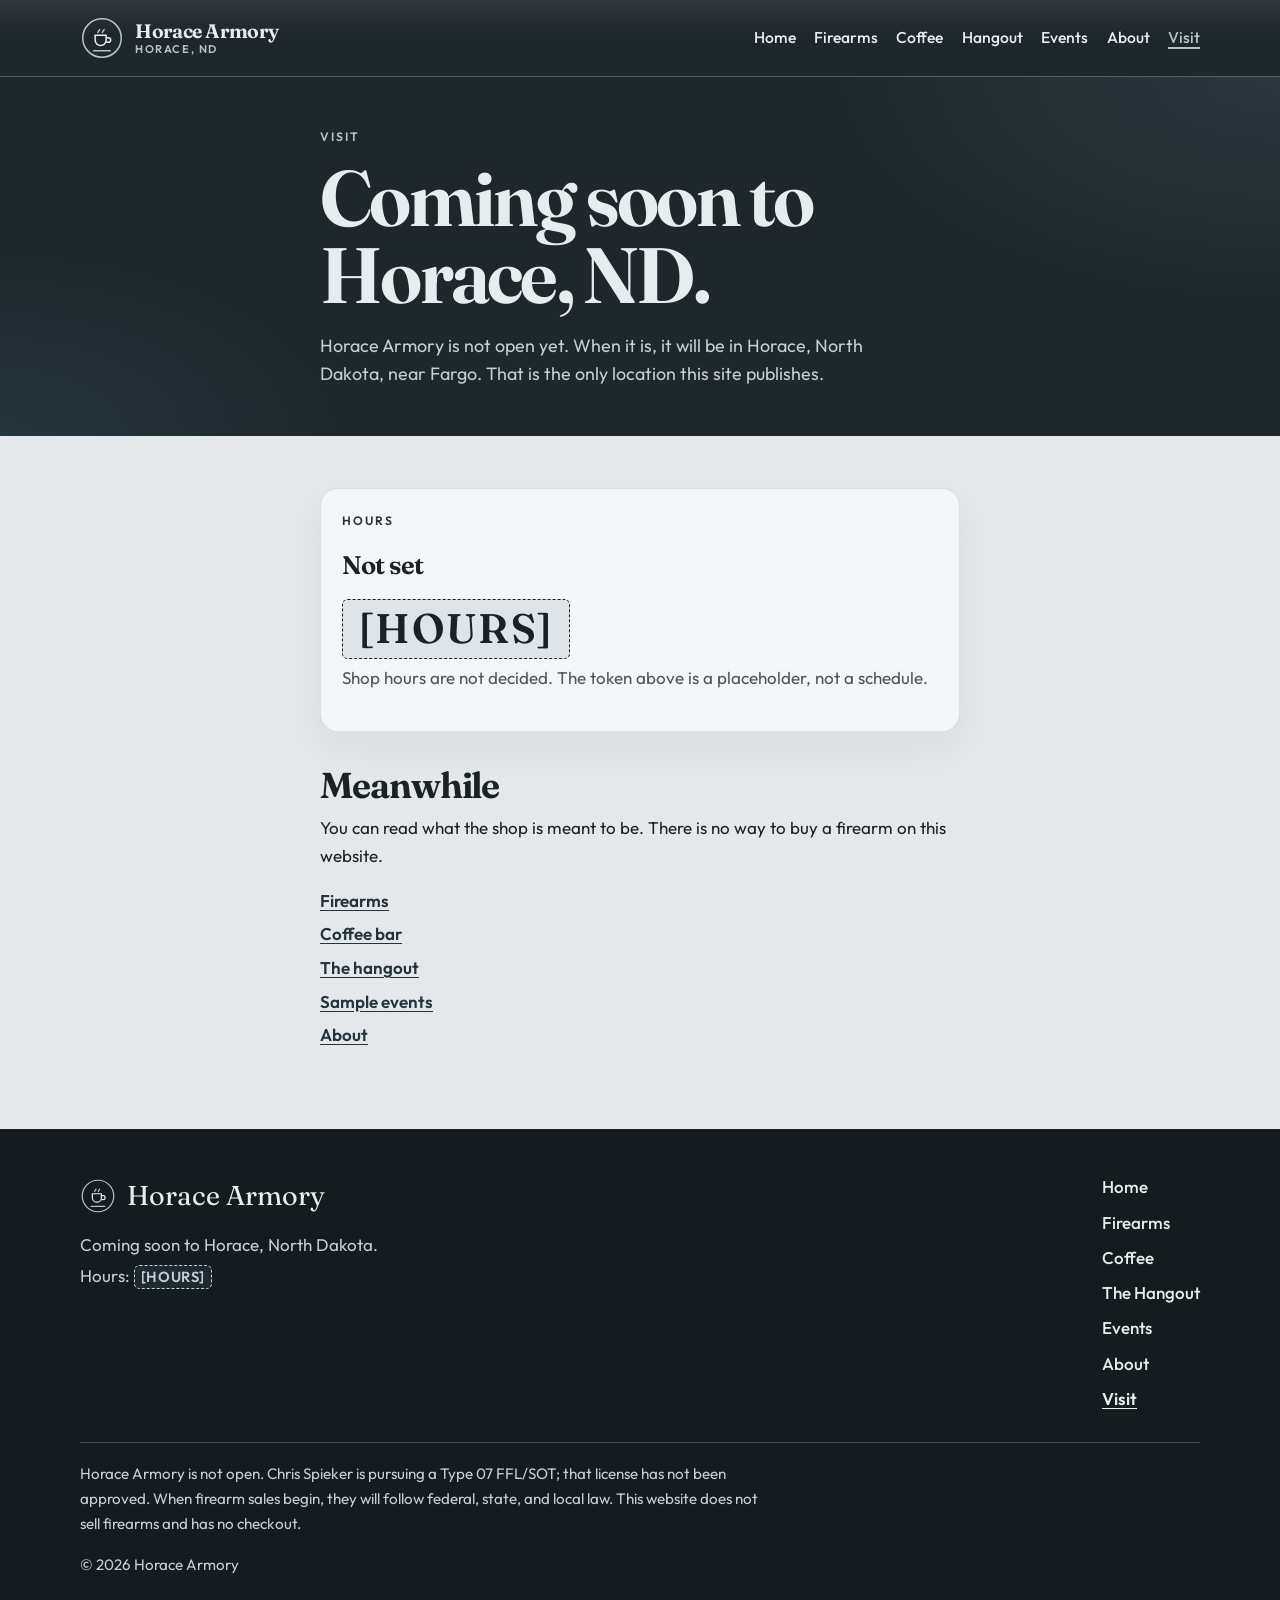
<file: visit.html>
<!DOCTYPE html>
<html lang="en">
<head>
  <meta charset="utf-8">
  <meta name="viewport" content="width=device-width, initial-scale=1">
  <title>Coming soon — Horace Armory</title>
  <meta name="description" content="Horace Armory is coming soon to Horace, North Dakota, near Fargo. The shop is not open yet. Hours are still a placeholder.">
  <meta name="theme-color" content="#1E272C">
  <meta name="robots" content="index, follow">
  <meta name="format-detection" content="telephone=no">
  <meta name="geo.region" content="US-ND">
  <meta name="geo.placename" content="Horace">
  <link rel="canonical" href="https://horacearmory.com/visit.html">
  <meta property="og:site_name" content="Horace Armory">
  <meta property="og:title" content="Coming soon — Horace Armory">
  <meta property="og:description" content="Horace Armory is coming soon to Horace, North Dakota, near Fargo. The shop is not open yet. Hours are still a placeholder.">
  <meta property="og:type" content="website">
  <meta property="og:url" content="https://horacearmory.com/visit.html">
  <meta property="og:locale" content="en_US">
  <meta name="twitter:card" content="summary">
  <meta name="twitter:title" content="Coming soon — Horace Armory">
  <meta name="twitter:description" content="Horace Armory is coming soon to Horace, North Dakota, near Fargo. The shop is not open yet. Hours are still a placeholder.">
  <link rel="icon" href="favicon.svg" type="image/svg+xml">
  <link rel="manifest" href="site.webmanifest">
  <link rel="preconnect" href="https://fonts.googleapis.com">
  <link rel="preconnect" href="https://fonts.gstatic.com" crossorigin>
  <link href="https://fonts.googleapis.com/css2?family=Fraunces:ital,opsz,wght@0,9..144,500;0,9..144,650;1,9..144,560&amp;family=Outfit:wght@400;500;600&amp;display=swap" rel="stylesheet">
  <link rel="stylesheet" href="css/styles.css">
  <noscript>
    <style>
      @media (max-width: 959px) {
        .site-nav { display: block; }
        .nav-button { display: none; }
      }
    </style>
  </noscript>
</head>
<body>
<a class="skip-link" href="#main">Skip to content</a>

<header class="site-header">
  <div class="wrap header-wrap">
    <div class="header-bar">
      <a class="brand" href="index.html">
        <img class="brand-mark" src="logo.svg" width="44" height="44" alt="">
        <span class="brand-text">
          <span class="brand-name">Horace Armory</span>
          <span class="brand-place">Horace, ND</span>
        </span>
      </a>
      <button class="nav-button" type="button" aria-expanded="false" aria-controls="site-nav">
        <svg class="icon-open" width="20" height="20" viewBox="0 0 20 20" aria-hidden="true" focusable="false">
          <path d="M3 5h14M3 10h14M3 15h14" fill="none" stroke="currentColor" stroke-width="1.6" stroke-linecap="round"/>
        </svg>
        <svg class="icon-close" width="20" height="20" viewBox="0 0 20 20" aria-hidden="true" focusable="false">
          <path d="M5 5l10 10M15 5L5 15" fill="none" stroke="currentColor" stroke-width="1.6" stroke-linecap="round"/>
        </svg>
        <span class="visually-hidden">Menu</span>
      </button>
    </div>
    <nav id="site-nav" class="site-nav" aria-label="Primary">
      <ul>
        <li><a href="index.html">Home</a></li>
        <li><a href="firearms.html">Firearms</a></li>
        <li><a href="coffee.html">Coffee</a></li>
        <li><a href="hangout.html">Hangout</a></li>
        <li><a href="events.html">Events</a></li>
        <li><a href="about.html">About</a></li>
        <li><a href="visit.html" aria-current="page">Visit</a></li>
      </ul>
    </nav>
  </div>
</header>

<main id="main" tabindex="-1">
  <header class="page-hero">
    <div class="wrap narrow">
      <p class="eyebrow">Visit</p>
      <h1>Coming soon to Horace, ND.</h1>
      <p class="lede">Horace Armory is not open yet. When it is, it will be in Horace, North Dakota, near Fargo. That is the only location this site publishes.</p>
    </div>
  </header>
  <div class="page-body">
    <div class="wrap narrow">
      <article class="hours-card">
        <p class="eyebrow eyebrow-dark">Hours</p>
        <h2>Not set</h2>
        <p class="hours-display"><span class="token">[HOURS]</span></p>
        <p class="muted">Shop hours are not decided. The token above is a placeholder, not a schedule.</p>
      </article>
      <h2 class="follow-title">Meanwhile</h2>
      <p>You can read what the shop is meant to be. There is no way to buy a firearm on this website.</p>
      <ul class="link-list">
        <li><a href="firearms.html">Firearms</a></li>
        <li><a href="coffee.html">Coffee bar</a></li>
        <li><a href="hangout.html">The hangout</a></li>
        <li><a href="events.html">Sample events</a></li>
        <li><a href="about.html">About</a></li>
      </ul>
    </div>
  </div>
</main>

<footer class="site-footer">
  <div class="wrap footer-grid">
    <div>
      <div class="footer-brand">
        <img src="logo.svg" width="36" height="36" alt="">
        <p class="footer-name">Horace Armory</p>
      </div>
      <p class="footer-line">Coming soon to Horace, North Dakota.</p>
      <p class="footer-line">Hours: <span class="token">[HOURS]</span></p>
    </div>
    <nav class="footer-nav" aria-label="Footer">
      <ul>
        <li><a href="index.html">Home</a></li>
        <li><a href="firearms.html">Firearms</a></li>
        <li><a href="coffee.html">Coffee</a></li>
        <li><a href="hangout.html">The Hangout</a></li>
        <li><a href="events.html">Events</a></li>
        <li><a href="about.html">About</a></li>
        <li><a href="visit.html" aria-current="page">Visit</a></li>
      </ul>
    </nav>
  </div>
  <div class="wrap footer-legal">
    <p>Horace Armory is not open. Chris Spieker is pursuing a Type 07 FFL/SOT; that license has not been approved. When firearm sales begin, they will follow federal, state, and local law. This website does not sell firearms and has no checkout.</p>
    <p class="footer-copy">© 2026 Horace Armory</p>
  </div>
</footer>
<script src="js/nav.js" defer></script>
</body>
</html>
</file>
<file: css/styles.css>
/*
  Horace Armory
  Colors, type, and layout live here. Page text lives in the HTML files.
  To recolor the site, edit the variables under :root.
*/

:root {
  --ink: #1a2226;
  --mist: #e7ecef;
  --paper: #e4e8eb;
  --paper-deep: #d7dde1;
  --card: #f4f6f7;
  --gunmetal: #1e272c;
  --plate: #2c3840;
  --footer: #151c20;
  --silver: #b7c2c8;
  --steel-ink: #24343c;
  --muted: #4a565c;
  --line: rgba(26, 34, 38, 0.12);
  --serif: "Fraunces", "Iowan Old Style", "Palatino Linotype", Palatino, Georgia, serif;
  --sans: "Outfit", "Avenir Next", "Segoe UI", sans-serif;
  --wrap: 1120px;
  --header: 4.5rem;
  color-scheme: light;
}

*,
*::before,
*::after {
  box-sizing: border-box;
}

html {
  scroll-padding-top: 5.25rem;
}

body {
  margin: 0;
  font-family: var(--sans);
  font-size: 1.0625rem;
  line-height: 1.65;
  color: var(--ink);
  background:
    radial-gradient(1000px 420px at 0% -10%, rgba(90, 112, 124, 0.14), transparent 55%),
    var(--paper);
}

img,
svg {
  display: block;
  max-width: 100%;
}

h1,
h2,
h3 {
  font-family: var(--serif);
  font-weight: 650;
  letter-spacing: -0.03em;
  line-height: 1.05;
  color: inherit;
}

p,
ul,
ol,
dl,
blockquote {
  margin-top: 0;
}

a {
  color: var(--steel-ink);
}

a:hover {
  color: #152838;
}

:focus-visible {
  outline: 3px solid var(--steel-ink);
  outline-offset: 3px;
}

.hero :focus-visible,
.page-hero :focus-visible,
.site-header :focus-visible,
.band-walnut :focus-visible,
.panel-dark :focus-visible,
.site-footer :focus-visible {
  outline-color: var(--silver);
}

.skip-link {
  position: absolute;
  left: 0.75rem;
  top: 0.75rem;
  z-index: 50;
  transform: translateY(-160%);
  background: var(--mist);
  color: var(--gunmetal);
  text-decoration: none;
  font-weight: 600;
  padding: 0.6rem 0.9rem;
  border-radius: 10px;
}

.skip-link:focus {
  transform: none;
}

.visually-hidden {
  position: absolute;
  width: 1px;
  height: 1px;
  padding: 0;
  margin: -1px;
  overflow: hidden;
  clip: rect(0, 0, 0, 0);
  white-space: nowrap;
  border: 0;
}

.wrap {
  width: min(var(--wrap), calc(100% - 2.5rem));
  margin-inline: auto;
}

.narrow {
  width: min(40rem, calc(100% - 2.5rem));
}

#main:focus {
  outline: none;
}

/* Header */

.site-header {
  position: sticky;
  top: 0;
  z-index: 30;
  background: var(--gunmetal);
  color: var(--mist);
  background-image: linear-gradient(180deg, rgba(255, 255, 255, 0.07), transparent 46%);
  border-bottom: 1px solid rgba(215, 226, 236, 0.22);
}

.header-bar {
  display: flex;
  align-items: center;
  justify-content: space-between;
  gap: 0.75rem;
  min-height: var(--header);
}

.brand {
  display: flex;
  align-items: center;
  gap: 0.7rem;
  min-width: 0;
  color: inherit;
  text-decoration: none;
}

.brand:hover {
  color: inherit;
}

.brand:hover .brand-name {
  color: var(--silver);
}

.brand-mark {
  width: 44px;
  height: 44px;
  flex: 0 0 auto;
}

.brand-text {
  display: flex;
  flex-direction: column;
  line-height: 1.05;
}

.brand-name {
  font-family: var(--serif);
  font-size: 1.22rem;
  font-weight: 650;
  letter-spacing: -0.03em;
}

.brand-place {
  margin-top: 0.15rem;
  font-size: 0.7rem;
  font-weight: 600;
  letter-spacing: 0.14em;
  text-transform: uppercase;
  color: var(--silver);
}

.nav-button {
  display: inline-grid;
  place-items: center;
  width: 44px;
  height: 44px;
  padding: 0;
  border: 1px solid rgba(215, 226, 236, 0.5);
  border-radius: 12px;
  background: transparent;
  color: var(--mist);
  cursor: pointer;
}

.nav-button .icon-close {
  display: none;
}

.nav-button[aria-expanded="true"] .icon-open {
  display: none;
}

.nav-button[aria-expanded="true"] .icon-close {
  display: block;
}

.site-nav {
  display: none;
}

.site-nav.is-open {
  display: block;
  border-top: 1px solid rgba(215, 226, 236, 0.22);
}

.site-nav ul,
.footer-nav ul,
.pills,
.offer-list,
.menu,
.event-list,
.link-list {
  list-style: none;
  margin: 0;
  padding: 0;
}

.site-nav a {
  display: block;
  padding: 0.75rem 0;
  color: var(--mist);
  text-decoration: none;
  font-weight: 500;
  font-size: 1.05rem;
}

.site-nav a:hover,
.site-nav a[aria-current="page"] {
  color: var(--silver);
}

.site-nav a[aria-current="page"] {
  text-decoration: underline;
  text-underline-offset: 0.28em;
  text-decoration-thickness: 2px;
}

@media (min-width: 960px) {
  .header-wrap {
    display: flex;
    align-items: center;
    justify-content: space-between;
    gap: 1.5rem;
  }

  .header-bar {
    min-height: 4.75rem;
  }

  .nav-button {
    display: none;
  }

  .site-nav,
  .site-nav.is-open {
    display: block;
    border-top: 0;
  }

  .site-nav ul {
    display: flex;
    align-items: center;
    gap: 1.15rem;
  }

  .site-nav a {
    padding: 0.35rem 0;
    font-size: 0.98rem;
  }
}

/* Hero and page tops */

.hero,
.page-hero {
  background-color: var(--gunmetal);
  background-image:
    radial-gradient(760px 380px at 100% 0%, rgba(120, 145, 158, 0.16), transparent 58%),
    radial-gradient(560px 300px at 0% 100%, rgba(55, 78, 92, 0.35), transparent 60%);
  color: var(--mist);
}

.hero {
  padding: 2.25rem 0 3rem;
}

.page-hero {
  padding: 3.1rem 0 3rem;
}

.eyebrow {
  margin: 0 0 0.85rem;
  font-size: 0.76rem;
  font-weight: 600;
  letter-spacing: 0.16em;
  text-transform: uppercase;
  color: var(--silver);
}

.eyebrow-dark {
  color: var(--steel-ink);
}

.hero h1,
.page-hero h1 {
  margin: 0;
  font-size: clamp(2.65rem, 6.4vw, 4.9rem);
  line-height: 0.98;
  letter-spacing: -0.035em;
  max-width: 11em;
}

.lede {
  margin: 1.15rem 0 0;
  max-width: 38rem;
  font-size: 1.12rem;
  line-height: 1.55;
  color: #c5ced6;
}

.pills {
  display: flex;
  flex-wrap: wrap;
  gap: 0.5rem;
  margin: 1.35rem 0 1.4rem;
}

.pills li {
  border: 1px solid rgba(215, 226, 236, 0.55);
  border-radius: 999px;
  padding: 0.32rem 0.72rem;
  font-size: 0.75rem;
  font-weight: 600;
  letter-spacing: 0.08em;
  text-transform: uppercase;
  color: var(--mist);
}

.actions {
  display: flex;
  flex-wrap: wrap;
  gap: 0.7rem;
}

.hero-grid {
  display: grid;
  gap: 2rem;
  align-items: center;
}

.poster {
  border-radius: 28px;
  padding: 0.55rem;
  background: linear-gradient(145deg, #aeb8be 0%, #3e4a50 20%, #7a868c 40%, #2a3439 68%, #8e999f 100%);
}

.poster-inner {
  min-height: 20rem;
  border-radius: 22px;
  padding: 1.4rem 1.35rem 1.2rem;
  display: flex;
  flex-direction: column;
  justify-content: space-between;
  gap: 2rem;
  background:
    repeating-linear-gradient(115deg, rgba(186, 204, 214, 0.07) 0 1px, transparent 1px 4px),
    linear-gradient(165deg, #3a474e 0%, #243036 58%, #1a2226 100%);
  color: var(--mist);
}

.poster-kicker {
  margin: 0.85rem 0 0;
  font-size: 0.75rem;
  font-weight: 600;
  letter-spacing: 0.16em;
  text-transform: uppercase;
  color: var(--silver);
}

.poster-title {
  margin: 0.45rem 0 0;
  font-family: var(--serif);
  font-weight: 560;
  font-style: italic;
  font-size: clamp(3.3rem, 8vw, 4.8rem);
  line-height: 0.88;
  letter-spacing: -0.035em;
}

.poster-foot {
  margin: 0;
  padding-top: 0.85rem;
  border-top: 1px solid rgba(215, 226, 236, 0.4);
  color: #c5ced6;
  font-size: 0.98rem;
}

@media (min-width: 960px) {
  .hero {
    padding: 1.5rem 0 4rem;
  }

  .hero-grid {
    grid-template-columns: minmax(0, 1.12fr) minmax(280px, 0.88fr);
    gap: 3.5rem;
  }

  .poster-inner {
    min-height: 28rem;
    padding: 1.75rem 1.6rem 1.4rem;
  }
}

/* Buttons and text links */

.button {
  display: inline-flex;
  align-items: center;
  justify-content: center;
  min-height: 48px;
  padding: 0.7rem 1.2rem;
  border: 1.5px solid #2a3439;
  border-radius: 999px;
  background: linear-gradient(180deg, #546269 0%, #425058 52%, #323c42 100%);
  box-shadow: inset 0 1px 0 rgba(210, 222, 228, 0.45);
  color: #f4f7f8;
  font-weight: 600;
  text-decoration: none;
  line-height: 1.2;
}

.button:hover {
  background: linear-gradient(180deg, #546269 0%, #4a5860 52%, #3a464c 100%);
  color: #f4f7f8;
}

.button-ghost {
  background: transparent;
  box-shadow: none;
  color: var(--mist);
  border-color: rgba(183, 194, 200, 0.7);
}

.button-ghost:hover {
  background: rgba(183, 194, 200, 0.12);
  color: var(--mist);
  border-color: var(--mist);
}

.button-dark {
  background: linear-gradient(180deg, #314047 0%, #1e272c 100%);
  box-shadow: inset 0 1px 0 rgba(183, 194, 200, 0.28);
  border-color: #151c20;
  color: var(--mist);
}

.button-dark:hover {
  background: #243036;
  color: var(--mist);
}

.text-link {
  font-weight: 600;
  text-underline-offset: 0.2em;
}

/* Sections */

.section {
  padding: 3.75rem 0;
}

.section-head {
  max-width: 40rem;
  margin-bottom: 1.75rem;
}

.section-head h2,
.band-walnut h2,
.panel h2 {
  margin: 0;
  font-size: clamp(2rem, 4vw, 3.15rem);
}

.section-intro {
  margin: 0.8rem 0 0;
  max-width: 40rem;
  color: var(--muted);
  font-size: 1.08rem;
}

.card-grid,
.split,
.event-grid {
  display: grid;
  gap: 1rem;
}

.card,
.event-card,
.aside,
.hours-card {
  background: var(--card);
  border: 1px solid rgba(26, 33, 40, 0.1);
  border-radius: 18px;
  box-shadow: 0 16px 40px rgba(20, 28, 36, 0.06);
}

.card {
  display: flex;
  flex-direction: column;
  gap: 0.45rem;
  height: 100%;
  padding: 1.35rem 1.3rem 1.25rem;
  border-top-width: 3px;
}

.card-firearms {
  border-top-color: #3a4a52;
}

.card-coffee {
  border-top-color: #6a787f;
}

.card-hangout {
  border-top-color: #4e5c64;
}

.card-index {
  font-family: var(--serif);
  font-size: 1.35rem;
  color: var(--steel-ink);
}

.card h3,
.event-card h3 {
  margin: 0;
  font-size: 1.65rem;
}

.card p,
.event-card p {
  margin: 0;
  color: var(--muted);
}

.card .text-link {
  margin-top: auto;
  padding-top: 0.9rem;
}

.band-walnut {
  background:
    radial-gradient(520px 220px at 0% 0%, rgba(120, 145, 158, 0.16), transparent 60%),
    repeating-linear-gradient(115deg, rgba(186, 204, 214, 0.06) 0 1px, transparent 1px 5px),
    var(--plate);
  color: var(--mist);
}

.band-walnut .statement-text {
  margin: 0;
  max-width: 9em;
  font-family: var(--serif);
  font-weight: 650;
  font-size: clamp(2.6rem, 7vw, 4.7rem);
  line-height: 0.96;
  letter-spacing: -0.035em;
}

.statement-note {
  max-width: 36rem;
  margin: 1rem 0 1.4rem;
  color: #c5ced6;
  font-size: 1.08rem;
}

.panel {
  display: flex;
  flex-direction: column;
  height: 100%;
  border-radius: 22px;
  padding: 1.45rem 1.35rem 1.4rem;
}

.panel .button {
  margin-top: auto;
  align-self: flex-start;
}

.panel p {
  margin: 0.85rem 0 1.25rem;
}

.panel-dark {
  background: var(--gunmetal);
  color: var(--mist);
}

.panel-dark p {
  color: #c5ced6;
}

.panel-paper {
  background: var(--card);
  border: 1px solid rgba(26, 33, 40, 0.1);
}

.panel-paper p {
  color: var(--muted);
}

.section-warm {
  background: var(--paper-deep);
}

.event-card {
  padding: 1.25rem 1.2rem 1.2rem;
}

.event-card .event-when,
.event-list .event-when {
  margin: 0.55rem 0;
  font-weight: 600;
  color: var(--ink);
}

.tag {
  display: inline-block;
  margin: 0;
  padding: 0.28rem 0.55rem;
  border-radius: 999px;
  background: #e4ebf1;
  color: var(--steel-ink);
  font-size: 0.72rem;
  font-weight: 600;
  letter-spacing: 0.12em;
  text-transform: uppercase;
}

/* Inner pages */

.page-body {
  padding: 2.5rem 0 4rem;
}

.layout {
  display: grid;
  gap: 1.5rem;
  align-items: start;
}

.prose h2 {
  margin: 2.1rem 0 0.55rem;
  font-size: clamp(1.7rem, 3vw, 2.25rem);
}

.prose h2:first-child {
  margin-top: 0;
}

.prose p,
.prose li,
.prose dd {
  max-width: 65ch;
}

.prose ul,
.prose ol {
  padding-left: 1.15rem;
}

.prose li + li {
  margin-top: 0.35rem;
}

.aside {
  padding: 1.2rem 1.15rem 1.15rem;
}

.aside h2 {
  margin: 0.35rem 0 0.75rem;
  font-size: 1.55rem;
}

.aside ul {
  margin: 0;
  padding-left: 1.1rem;
}

.aside li + li {
  margin-top: 0.4rem;
}

.notice,
.callout,
.story-slot {
  border-radius: 16px;
  padding: 1rem 1.1rem;
  margin: 0 0 1.35rem;
}

.story-slot {
  max-width: 65ch;
}

.notice {
  background: #e4ebf1;
  border: 1px solid rgba(70, 96, 118, 0.35);
}

.callout {
  background: #e7eceb;
  border: 1px solid rgba(62, 71, 78, 0.2);
  margin-top: 1rem;
}

.story-slot {
  border: 1.5px dashed var(--steel-ink);
  background: rgba(70, 100, 130, 0.1);
  margin-top: 1.25rem;
}

.story-slot p:last-child,
.notice p:last-child,
.callout p:last-child {
  margin-bottom: 0;
}

.offer-list {
  display: grid;
  gap: 0.75rem;
  max-width: none;
}

.offer-list li {
  max-width: none;
  background: var(--card);
  border: 1px solid rgba(26, 33, 40, 0.1);
  border-radius: 14px;
  padding: 0.95rem 1rem;
}

.offer-list strong {
  display: block;
  font-family: var(--serif);
  font-size: 1.2rem;
  font-weight: 650;
  letter-spacing: -0.02em;
}

.menu {
  max-width: 40rem;
  margin-top: 0.4rem;
}

.menu li {
  display: grid;
  grid-template-columns: minmax(0, 1fr) auto;
  gap: 0.8rem 1rem;
  align-items: baseline;
  padding: 0.95rem 0;
  border-bottom: 1px solid var(--line);
}

.menu h3 {
  margin: 0;
  font-size: 1.28rem;
}

.menu p {
  margin: 0.15rem 0 0;
  color: var(--muted);
  font-size: 0.98rem;
}

.menu-price {
  margin: 0;
  color: var(--ink);
}

.facts {
  margin: 0 0 0.5rem;
}

.facts div {
  padding: 0.75rem 0;
  border-top: 1px solid var(--line);
}

.facts dt {
  font-size: 0.75rem;
  font-weight: 600;
  letter-spacing: 0.13em;
  text-transform: uppercase;
  color: var(--steel-ink);
}

.facts dd {
  margin: 0.15rem 0 0;
}

.event-list {
  display: grid;
  gap: 1rem;
}

.event-list article {
  background: var(--card);
  border: 1px solid rgba(26, 33, 40, 0.1);
  border-radius: 18px;
  padding: 1.2rem 1.15rem;
}

.event-list h2 {
  margin: 0.65rem 0 0.35rem;
  font-size: 1.7rem;
}

.hours-card {
  padding: 1.4rem 1.3rem 1.35rem;
}

.hours-display {
  margin: 0.4rem 0 0.7rem;
  font-family: var(--serif);
  font-size: clamp(2rem, 5vw, 3rem);
  line-height: 1.1;
}

.muted {
  color: var(--muted);
}

.link-list {
  display: grid;
  gap: 0.35rem;
  margin-top: 0.8rem;
}

.link-list a {
  font-weight: 600;
  text-underline-offset: 0.18em;
}

.follow-link {
  margin: 1.25rem 0 0;
}

.follow-title {
  margin: 2.2rem 0 0.55rem;
  font-size: clamp(1.7rem, 3vw, 2.25rem);
}

.token {
  font-weight: 600;
  font-size: 0.86em;
  letter-spacing: 0.04em;
  border: 1px dashed currentColor;
  border-radius: 0.35rem;
  padding: 0.08em 0.4em;
  background: rgba(90, 120, 145, 0.14);
}

/* Footer */

.site-footer {
  background: var(--footer);
  color: #c5ced6;
  padding: 2.75rem 0 2rem;
}

.footer-grid {
  display: grid;
  gap: 1.5rem;
}

.footer-brand {
  display: flex;
  align-items: center;
  gap: 0.7rem;
  margin-bottom: 0.8rem;
}

.footer-name {
  margin: 0;
  font-family: var(--serif);
  font-size: 1.7rem;
  color: var(--mist);
}

.footer-line {
  margin: 0.2rem 0;
}

.footer-nav a {
  color: var(--mist);
  text-decoration: none;
  font-weight: 500;
}

.footer-nav a:hover,
.footer-nav a[aria-current="page"] {
  text-decoration: underline;
  text-underline-offset: 0.2em;
}

.footer-nav a[aria-current="page"] {
  font-weight: 600;
}

.footer-nav ul {
  display: grid;
  gap: 0.45rem;
}

.footer-legal {
  margin-top: 1.8rem;
  padding-top: 1.15rem;
  border-top: 1px solid rgba(215, 226, 236, 0.22);
  font-size: 0.95rem;
}

.footer-legal p {
  max-width: 70ch;
}

.footer-copy {
  margin-bottom: 0;
}

@media (min-width: 720px) {
  .section {
    padding: 5.25rem 0;
  }

  .card-grid {
    grid-template-columns: repeat(3, 1fr);
  }

  .split,
  .event-grid,
  .offer-list {
    grid-template-columns: 1fr 1fr;
  }

  .footer-grid {
    grid-template-columns: minmax(0, 1fr) auto;
    align-items: start;
    gap: 3rem;
  }

  .panel {
    padding: 2rem 1.7rem 1.7rem;
  }
}

@media (min-width: 900px) {
  .layout {
    grid-template-columns: minmax(0, 1fr) 17.5rem;
    gap: 2.5rem;
  }

  .aside {
    position: sticky;
    top: 6rem;
  }

  .page-body {
    padding: 3.25rem 0 5rem;
  }
}

@media (forced-colors: active) {
  .button,
  .card,
  .token,
  .poster,
  .nav-button {
    border: 1px solid ButtonText;
  }
}

@media (prefers-reduced-motion: reduce) {
  * {
    scroll-behavior: auto !important;
    transition: none !important;
  }
}

@media print {
  .site-header,
  .nav-button,
  .skip-link {
    position: static;
  }

  .hero,
  .page-hero,
  .site-header,
  .band-walnut,
  .site-footer,
  .panel-dark {
    background: white;
    color: black;
  }

  .lede,
  .statement-note,
  .panel-dark p,
  .footer-legal {
    color: black;
  }
}
</file>
